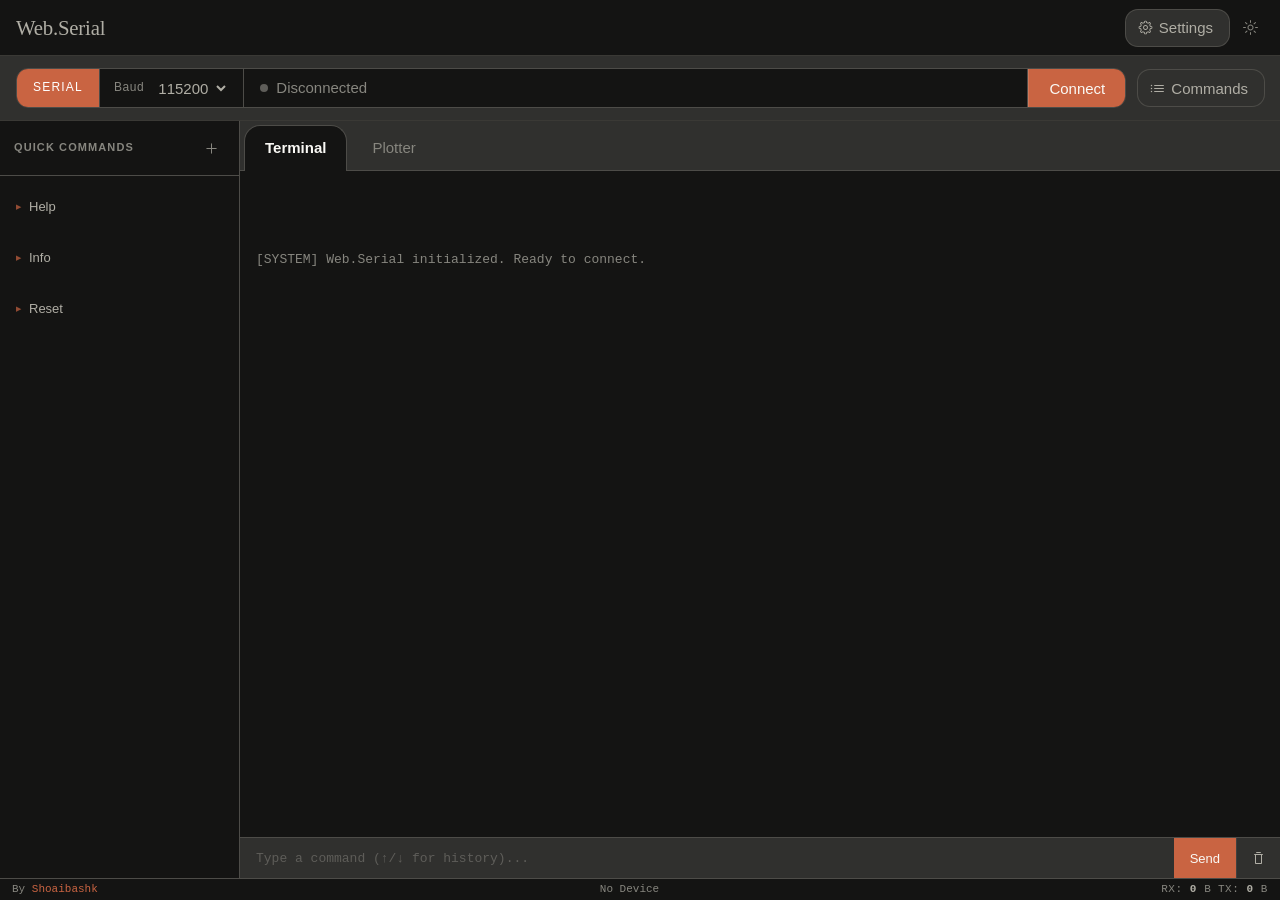
<file: index.html>
<!doctype html>
<html lang="en" data-theme="dark">
  <head>
    <meta charset="UTF-8" />
    <meta name="viewport" content="width=device-width, initial-scale=1.0" />
    <title>Web.Serial & Plotter - Free Browser Tool</title>
    <link rel="stylesheet" href="styles/themes.css" />
    <link rel="stylesheet" href="styles/main.css" />

    <link rel="canonical" href="https://shoaibashk.github.io/web.serial/" />

    <!-- PWA Manifest and Meta Tags -->
    <link rel="manifest" href="manifest.json" />
    <meta name="theme-color" content="#1a1a1a" />
    <meta
      name="description"
      content="Free browser-based Web.Serial and Serial Plotter. Connect to Arduino, ESP32, or any serial device directly from Chrome or Edge — no install, no drivers required."
    />
    <meta name="mobile-web-app-capable" content="yes" />
    <meta name="apple-mobile-web-app-capable" content="yes" />
    <meta
      name="apple-mobile-web-app-status-bar-style"
      content="black-translucent"
    />
    <meta name="apple-mobile-web-app-title" content="Serial Terminal" />

    <!-- Favicon Links -->
    <link rel="icon" type="image/x-icon" href="icons/favicon.ico" />
    <link
      rel="icon"
      type="image/png"
      sizes="16x16"
      href="icons/favicon-16x16.png"
    />
    <link
      rel="icon"
      type="image/png"
      sizes="32x32"
      href="icons/favicon-32x32.png"
    />
    <link rel="apple-touch-icon" href="icons/apple-touch-icon.png" />
    <link
      rel="icon"
      type="image/png"
      sizes="192x192"
      href="icons/android-chrome-192x192.png"
    />
    <link
      rel="icon"
      type="image/png"
      sizes="512x512"
      href="icons/android-chrome-512x512.png"
    />
  </head>
  <body>
    <div id="unsupported-banner" class="hidden">
      Sorry, your browser does not support the Web Serial API. Please use
      Chrome, Edge, or Opera on a desktop.
    </div>

    <div class="app-container">
      <!-- Header -->
      <header class="app-header">
        <div class="brand">
          <h1>
            <a href="https://github.com/Shoaibashk/web.serial" target="_blank"
              >Web.Serial</a
            >
          </h1>
          <!-- author credit moved to footer -->
        </div>
        <div class="header-actions">
          <!-- <button id="btn-install-pwa" title="Install App" class="hidden">
            ⬇️ Install
          </button> -->
          <button
            id="btn-settings-toggle"
            title="Toggle Settings"
            class="secondary"
          >
            <svg
              width="15"
              height="15"
              viewBox="0 0 15 15"
              fill="none"
              xmlns="http://www.w3.org/2000/svg"
            >
              <path
                d="M7.07095 0.650238C6.67391 0.650238 6.32977 0.925096 6.24198 1.31231L6.0039 2.36247C5.6249 2.47269 5.26335 2.62363 4.92436 2.81013L4.01335 2.23585C3.67748 2.02413 3.23978 2.07312 2.95903 2.35386L2.35294 2.95996C2.0722 3.2407 2.0232 3.6784 2.23493 4.01427L2.80942 4.92561C2.62307 5.2645 2.47227 5.62594 2.36216 6.00481L1.31209 6.24287C0.924883 6.33065 0.650024 6.6748 0.650024 7.07183V7.92897C0.650024 8.32601 0.924883 8.67015 1.31209 8.75794L2.36228 8.99603C2.47246 9.375 2.62335 9.73652 2.80979 10.0755L2.2354 10.9867C2.02367 11.3225 2.07267 11.7602 2.35341 12.041L2.95951 12.6471C3.24025 12.9278 3.67795 12.9768 4.01382 12.7651L4.92506 12.1907C5.26384 12.377 5.62516 12.5278 6.0039 12.6379L6.24198 13.6881C6.32977 14.0753 6.67391 14.3502 7.07095 14.3502H7.92809C8.32512 14.3502 8.66927 14.0753 8.75705 13.6881L8.99505 12.6383C9.37411 12.5282 9.73573 12.3773 10.0748 12.1909L10.986 12.7653C11.3218 12.977 11.7595 12.928 12.0403 12.6473L12.6464 12.0412C12.9271 11.7604 12.9761 11.3227 12.7644 10.9869L12.1902 10.076C12.3768 9.73688 12.5278 9.37515 12.638 8.99596L13.6879 8.75794C14.0751 8.67015 14.35 8.32601 14.35 7.92897V7.07183C14.35 6.6748 14.0751 6.33065 13.6879 6.24287L12.6381 6.00488C12.528 5.62578 12.3771 5.26414 12.1906 4.92507L12.7648 4.01407C12.9766 3.6782 12.9276 3.2405 12.6468 2.95975L12.0407 2.35366C11.76 2.07292 11.3223 2.02392 10.9864 2.23565L10.0755 2.80989C9.73622 2.62328 9.37437 2.47229 8.99505 2.36209L8.75705 1.31231C8.66927 0.925096 8.32512 0.650238 7.92809 0.650238H7.07095ZM4.92053 3.81251C5.44724 3.44339 6.05665 3.18424 6.71543 3.06839L7.07095 1.50024H7.92809L8.28355 3.06816C8.94267 3.18387 9.5524 3.44302 10.0794 3.81224L11.4397 2.9547L12.0458 3.56079L11.1882 4.92117C11.5573 5.44798 11.8164 6.0575 11.9321 6.71638L13.5 7.07183V7.92897L11.932 8.28444C11.8162 8.94342 11.557 9.55301 11.1878 10.0798L12.0453 11.4402L11.4392 12.0462L10.0787 11.1886C9.55192 11.5576 8.94241 11.8166 8.28355 11.9323L7.92809 13.5002H7.07095L6.71543 11.932C6.0569 11.8162 5.44772 11.5572 4.92116 11.1883L3.56055 12.046L2.95445 11.4399L3.81213 10.0794C3.4431 9.55266 3.18403 8.94326 3.06825 8.2845L1.50002 7.92897V7.07183L3.06818 6.71632C3.18388 6.05765 3.44283 5.44833 3.81171 4.92165L2.95398 3.561L3.56008 2.95491L4.92053 3.81251ZM9.02496 7.50008C9.02496 8.34226 8.34223 9.02499 7.50005 9.02499C6.65786 9.02499 5.97513 8.34226 5.97513 7.50008C5.97513 6.65789 6.65786 5.97516 7.50005 5.97516C8.34223 5.97516 9.02496 6.65789 9.02496 7.50008ZM9.92496 7.50008C9.92496 8.83932 8.83929 9.92499 7.50005 9.92499C6.1608 9.92499 5.07513 8.83932 5.07513 7.50008C5.07513 6.16084 6.1608 5.07516 7.50005 5.07516C8.83929 5.07516 9.92496 6.16084 9.92496 7.50008Z"
                fill="currentColor"
                fill-rule="evenodd"
                clip-rule="evenodd"
              ></path>
            </svg>
            <span>Settings</span>
          </button>
          <button
            id="btn-theme-toggle"
            class="icon-button theme-toggle"
            title="Toggle light/dark theme"
          >
            <svg
              width="15"
              height="15"
              viewBox="0 0 15 15"
              fill="none"
              xmlns="http://www.w3.org/2000/svg"
              class="theme-icon sun-icon"
            >
              <path
                d="M7.5 0C7.77614 0 8 0.223858 8 0.5V2.5C8 2.77614 7.77614 3 7.5 3C7.22386 3 7 2.77614 7 2.5V0.5C7 0.223858 7.22386 0 7.5 0ZM2.1967 2.1967C2.39196 2.00144 2.70854 2.00144 2.90381 2.1967L4.31802 3.61091C4.51328 3.80617 4.51328 4.12276 4.31802 4.31802C4.12276 4.51328 3.80617 4.51328 3.61091 4.31802L2.1967 2.90381C2.00144 2.70854 2.00144 2.39196 2.1967 2.1967ZM0.5 7C0.223858 7 0 7.22386 0 7.5C0 7.77614 0.223858 8 0.5 8H2.5C2.77614 8 3 7.77614 3 7.5C3 7.22386 2.77614 7 2.5 7H0.5ZM2.1967 12.8033C2.00144 12.608 2.00144 12.2915 2.1967 12.0962L3.61091 10.682C3.80617 10.4867 4.12276 10.4867 4.31802 10.682C4.51328 10.8772 4.51328 11.1938 4.31802 11.3891L2.90381 12.8033C2.70854 12.9986 2.39196 12.9986 2.1967 12.8033ZM12.5 7C12.2239 7 12 7.22386 12 7.5C12 7.77614 12.2239 8 12.5 8H14.5C14.7761 8 15 7.77614 15 7.5C15 7.22386 14.7761 7 14.5 7H12.5ZM10.682 4.31802C10.4867 4.12276 10.4867 3.80617 10.682 3.61091L12.0962 2.1967C12.2915 2.00144 12.608 2.00144 12.8033 2.1967C12.9986 2.39196 12.9986 2.70854 12.8033 2.90381L11.3891 4.31802C11.1938 4.51328 10.8772 4.51328 10.682 4.31802ZM8 12.5C8 12.2239 7.77614 12 7.5 12C7.22386 12 7 12.2239 7 12.5V14.5C7 14.7761 7.22386 15 7.5 15C7.77614 15 8 14.7761 8 14.5V12.5ZM10.682 10.682C10.8772 10.4867 11.1938 10.4867 11.3891 10.682L12.8033 12.0962C12.9986 12.2915 12.9986 12.608 12.8033 12.8033C12.608 12.9986 12.2915 12.9986 12.0962 12.8033L10.682 11.3891C10.4867 11.1938 10.4867 10.8772 10.682 10.682ZM5.5 7.5C5.5 6.39543 6.39543 5.5 7.5 5.5C8.60457 5.5 9.5 6.39543 9.5 7.5C9.5 8.60457 8.60457 9.5 7.5 9.5C6.39543 9.5 5.5 8.60457 5.5 7.5ZM7.5 4.5C5.84315 4.5 4.5 5.84315 4.5 7.5C4.5 9.15685 5.84315 10.5 7.5 10.5C9.15685 10.5 10.5 9.15685 10.5 7.5C10.5 5.84315 9.15685 4.5 7.5 4.5Z"
                fill="currentColor"
                fill-rule="evenodd"
                clip-rule="evenodd"
              ></path>
            </svg>
            <svg
              width="15"
              height="15"
              viewBox="0 0 15 15"
              fill="none"
              xmlns="http://www.w3.org/2000/svg"
              class="theme-icon moon-icon hidden"
            >
              <path
                d="M2.89998 0.499976C2.89998 0.279062 2.72089 0.0999756 2.49998 0.0999756C2.27906 0.0999756 2.09998 0.279062 2.09998 0.499976V1.09998H1.49998C1.27906 1.09998 1.09998 1.27906 1.09998 1.49998C1.09998 1.72089 1.27906 1.89998 1.49998 1.89998H2.09998V2.49998C2.09998 2.72089 2.27906 2.89998 2.49998 2.89998C2.72089 2.89998 2.89998 2.72089 2.89998 2.49998V1.89998H3.49998C3.72089 1.89998 3.89998 1.72089 3.89998 1.49998C3.89998 1.27906 3.72089 1.09998 3.49998 1.09998H2.89998V0.499976ZM5.89998 3.49998C5.89998 3.27906 5.72089 3.09998 5.49998 3.09998C5.27906 3.09998 5.09998 3.27906 5.09998 3.49998V4.09998H4.49998C4.27906 4.09998 4.09998 4.27906 4.09998 4.49998C4.09998 4.72089 4.27906 4.89998 4.49998 4.89998H5.09998V5.49998C5.09998 5.72089 5.27906 5.89998 5.49998 5.89998C5.72089 5.89998 5.89998 5.72089 5.89998 5.49998V4.89998H6.49998C6.72089 4.89998 6.89998 4.72089 6.89998 4.49998C6.89998 4.27906 6.72089 4.09998 6.49998 4.09998H5.89998V3.49998ZM1.89998 6.49998C1.89998 6.27906 1.72089 6.09998 1.49998 6.09998C1.27906 6.09998 1.09998 6.27906 1.09998 6.49998V7.09998H0.499976C0.279062 7.09998 0.0999756 7.27906 0.0999756 7.49998C0.0999756 7.72089 0.279062 7.89998 0.499976 7.89998H1.09998V8.49998C1.09998 8.72089 1.27906 8.89997 1.49998 8.89997C1.72089 8.89997 1.89998 8.72089 1.89998 8.49998V7.89998H2.49998C2.72089 7.89998 2.89998 7.72089 2.89998 7.49998C2.89998 7.27906 2.72089 7.09998 2.49998 7.09998H1.89998V6.49998ZM8.54406 0.98184L8.24618 0.941586C8.03275 0.917676 7.90692 1.1655 8.02936 1.34194C8.17013 1.54479 8.29981 1.75592 8.41754 1.97445C8.91878 2.90485 9.20322 3.96932 9.20322 5.10022C9.20322 8.37201 6.82247 11.0878 3.69887 11.6097C3.45736 11.65 3.20988 11.6772 2.96008 11.6906C2.74563 11.702 2.62729 11.9535 2.77721 12.1072C2.84551 12.1773 2.91535 12.2458 2.98667 12.3128L3.05883 12.3795L3.31883 12.6045L3.50684 12.7532L3.62796 12.8433L3.81491 12.9742L3.99079 13.089C4.11175 13.1651 4.23536 13.2375 4.36157 13.3059L4.62496 13.4412L4.88553 13.5607L5.18837 13.6828L5.43169 13.7686C5.56564 13.8128 5.70149 13.8529 5.83857 13.8885C5.94262 13.9155 6.04767 13.9401 6.15405 13.9622C6.27993 13.9883 6.40713 14.0109 6.53544 14.0298L6.85241 14.0685L7.11934 14.0892C7.24637 14.0965 7.37436 14.1002 7.50322 14.1002C11.1483 14.1002 14.1032 11.1453 14.1032 7.50023C14.1032 7.25044 14.0893 7.00389 14.0623 6.76131L14.0255 6.48407C13.991 6.26083 13.9453 6.04129 13.8891 5.82642C13.8213 5.56709 13.7382 5.31398 13.6409 5.06881L13.5279 4.80132L13.4507 4.63542L13.3766 4.48666C13.2178 4.17773 13.0353 3.88295 12.8312 3.60423L12.6782 3.40352L12.4793 3.16432L12.3157 2.98361L12.1961 2.85951L12.0355 2.70246L11.8134 2.50184L11.4925 2.24191L11.2483 2.06498L10.9562 1.87446L10.6346 1.68894L10.3073 1.52378L10.1938 1.47176L9.95488 1.3706L9.67791 1.2669L9.42566 1.1846L9.10075 1.09489L8.83599 1.03486L8.54406 0.98184ZM10.4032 5.30023C10.4032 4.27588 10.2002 3.29829 9.83244 2.40604C11.7623 3.28995 13.1032 5.23862 13.1032 7.50023C13.1032 10.593 10.596 13.1002 7.50322 13.1002C6.63646 13.1002 5.81597 12.9036 5.08355 12.5522C6.5419 12.0941 7.81081 11.2082 8.74322 10.0416C8.87963 10.2284 9.10028 10.3497 9.34928 10.3497C9.76349 10.3497 10.0993 10.0139 10.0993 9.59971C10.0993 9.24256 9.84965 8.94373 9.51535 8.86816C9.57741 8.75165 9.63653 8.63334 9.6926 8.51332C9.88358 8.63163 10.1088 8.69993 10.35 8.69993C11.0403 8.69993 11.6 8.14028 11.6 7.44993C11.6 6.75976 11.0406 6.20024 10.3505 6.19993C10.3853 5.90487 10.4032 5.60464 10.4032 5.30023Z"
                fill="currentColor"
                fill-rule="evenodd"
                clip-rule="evenodd"
              ></path>
            </svg>
          </button>
        </div>
      </header>

      <!-- Connection Bar (Request Bar) -->
      <section class="connection-bar">
        <div class="request-url-bar">
          <span class="method-badge">SERIAL</span>
          <div class="baud-group">
            <span class="baud-label">Baud</span>
            <select id="baud-rate">
              <option value="9600">9600</option>
              <option value="19200">19200</option>
              <option value="38400">38400</option>
              <option value="57600">57600</option>
              <option value="115200" selected>115200</option>
            </select>
          </div>
          <div class="connection-status-inline">
            <span id="status-indicator" class="status-dot offline"></span>
            <span id="status-text">Disconnected</span>
          </div>
          <div class="request-actions">
            <button id="btn-disconnect" class="danger hidden">
              Disconnect
            </button>
            <button id="btn-connect" class="primary send-btn">Connect</button>
          </div>
        </div>
        <div class="navbar-secondary">
          <button
            id="btn-commands-toggle"
            class="secondary"
            title="Toggle Quick Commands"
          >
            <svg
              width="15"
              height="15"
              viewBox="0 0 15 15"
              fill="none"
              xmlns="http://www.w3.org/2000/svg"
            >
              <path
                d="M1.5 5.25C1.91421 5.25 2.25 4.91421 2.25 4.5C2.25 4.08579 1.91421 3.75 1.5 3.75C1.08579 3.75 0.75 4.08579 0.75 4.5C0.75 4.91421 1.08579 5.25 1.5 5.25ZM4 4.5C4 4.22386 4.22386 4 4.5 4H13.5C13.7761 4 14 4.22386 14 4.5C14 4.77614 13.7761 5 13.5 5H4.5C4.22386 5 4 4.77614 4 4.5ZM4.5 7C4.22386 7 4 7.22386 4 7.5C4 7.77614 4.22386 8 4.5 8H13.5C13.7761 8 14 7.77614 14 7.5C14 7.22386 13.7761 7 13.5 7H4.5ZM4.5 10C4.22386 10 4 10.2239 4 10.5C4 10.7761 4.22386 11 4.5 11H13.5C13.7761 11 14 10.7761 14 10.5C14 10.2239 13.7761 10 13.5 10H4.5ZM2.25 7.5C2.25 7.91421 1.91421 8.25 1.5 8.25C1.08579 8.25 0.75 7.91421 0.75 7.5C0.75 7.08579 1.08579 6.75 1.5 6.75C1.91421 6.75 2.25 7.08579 2.25 7.5ZM1.5 11.25C1.91421 11.25 2.25 10.9142 2.25 10.5C2.25 10.0858 1.91421 9.75 1.5 9.75C1.08579 9.75 0.75 10.0858 0.75 10.5C0.75 10.9142 1.08579 11.25 1.5 11.25Z"
                fill="currentColor"
                fill-rule="evenodd"
                clip-rule="evenodd"
              ></path>
            </svg>
            <span>Commands</span>
          </button>
        </div>
      </section>

      <!-- Main Body -->
      <div class="app-body">
        <!-- Left Command Panel (Hidden by default or togglable) -->
        <aside id="panel-commands" class="side-panel">
          <div class="panel-header">
            <h3>Quick Commands</h3>
            <button
              id="btn-add-command"
              class="icon-button"
              title="Add Command"
            >
              <svg
                width="15"
                height="15"
                viewBox="0 0 15 15"
                fill="none"
                xmlns="http://www.w3.org/2000/svg"
              >
                <path
                  d="M8 2.75C8 2.47386 7.77614 2.25 7.5 2.25C7.22386 2.25 7 2.47386 7 2.75V7H2.75C2.47386 7 2.25 7.22386 2.25 7.5C2.25 7.77614 2.47386 8 2.75 8H7V12.25C7 12.5261 7.22386 12.75 7.5 12.75C7.77614 12.75 8 12.5261 8 12.25V8H12.25C12.5261 8 12.75 7.77614 12.75 7.5C12.75 7.22386 12.5261 7 12.25 7H8V2.75Z"
                  fill="currentColor"
                  fill-rule="evenodd"
                  clip-rule="evenodd"
                ></path>
              </svg>
            </button>
          </div>
          <div id="commands-list" class="commands-list">
            <!-- Commands inserted here via JS -->
          </div>
        </aside>

        <!-- Terminal Area -->
        <main class="terminal-area">
          <div class="view-tabs" role="tablist" aria-label="Output Views">
            <button
              id="tab-terminal"
              class="view-tab active"
              role="tab"
              aria-selected="true"
            >
              Terminal
            </button>
            <button
              id="tab-plotter"
              class="view-tab"
              role="tab"
              aria-selected="false"
            >
              Plotter
            </button>
          </div>

          <div id="terminal-view" class="output-view">
            <!-- <div class="response-meta"> -->
            <!-- </div> -->
            <div id="terminal-output" class="terminal-output">
              <div class="terminal-content"></div>
            </div>

            <!-- Modern Mode Input -->
            <div id="modern-input-area" class="input-area modern-only">
              <input
                type="text"
                id="terminal-input"
                placeholder="Type a command (↑/↓ for history)..."
                autocomplete="off"
                spellcheck="false"
              />
              <button id="btn-send" class="primary">Send</button>
              <button id="btn-clear" class="secondary" title="Clear Terminal">
                <svg
                  width="15"
                  height="15"
                  viewBox="0 0 15 15"
                  fill="none"
                  xmlns="http://www.w3.org/2000/svg"
                >
                  <path
                    d="M5.5 1C5.22386 1 5 1.22386 5 1.5C5 1.77614 5.22386 2 5.5 2H9.5C9.77614 2 10 1.77614 10 1.5C10 1.22386 9.77614 1 9.5 1H5.5ZM3 3.5C3 3.22386 3.22386 3 3.5 3H5H10H11.5C11.7761 3 12 3.22386 12 3.5C12 3.77614 11.7761 4 11.5 4H11V12C11 12.5523 10.5523 13 10 13H5C4.44772 13 4 12.5523 4 12V4L3.5 4C3.22386 4 3 3.77614 3 3.5ZM5 4H10V12H5V4Z"
                    fill="currentColor"
                    fill-rule="evenodd"
                    clip-rule="evenodd"
                  ></path>
                </svg>
              </button>
            </div>
          </div>

          <div id="plotter-view" class="output-view hidden">
            <div class="plotter-toolbar">
              <div id="plotter-legend" class="plotter-legend"></div>
              <span id="plotter-live-badge" class="plotter-live-badge live"
                >LIVE</span
              >
              <label class="toggle-label" for="plotter-interpolate">
                Interpolate
                <span class="toggle-switch">
                  <input type="checkbox" id="plotter-interpolate" />
                  <span class="toggle-slider"></span>
                </span>
              </label>
              <button id="btn-plotter-run" class="plotter-run-btn">RUN</button>
              <button
                id="btn-plotter-clear"
                class="icon-button plotter-clear-btn"
                title="Clear plotter data"
              >
                <svg
                  width="15"
                  height="15"
                  viewBox="0 0 15 15"
                  fill="none"
                  xmlns="http://www.w3.org/2000/svg"
                >
                  <path
                    d="M4.85355 2.14645C5.04882 2.34171 5.04882 2.65829 4.85355 2.85355L3.70711 4H9C11.4853 4 13.5 6.01472 13.5 8.5C13.5 10.9853 11.4853 13 9 13H5C4.72386 13 4.5 12.7761 4.5 12.5C4.5 12.2239 4.72386 12 5 12H9C10.933 12 12.5 10.433 12.5 8.5C12.5 6.567 10.933 5 9 5H3.70711L4.85355 6.14645C5.04882 6.34171 5.04882 6.65829 4.85355 6.85355C4.65829 7.04882 4.34171 7.04882 4.14645 6.85355L2.14645 4.85355C1.95118 4.65829 1.95118 4.34171 2.14645 4.14645L4.14645 2.14645C4.34171 1.95118 4.65829 1.95118 4.85355 2.14645Z"
                    fill="currentColor"
                    fill-rule="evenodd"
                    clip-rule="evenodd"
                  ></path>
                </svg>
              </button>
              <button
                id="btn-plotter-reset"
                class="icon-button plotter-reset-btn"
                title="Reset view (double-click canvas)"
              >
                <svg
                  width="15"
                  height="15"
                  viewBox="0 0 15 15"
                  fill="none"
                  xmlns="http://www.w3.org/2000/svg"
                >
                  <path
                    d="M9.94969 7.49989C9.94969 8.85288 8.85288 9.94969 7.49989 9.94969C6.14691 9.94969 5.0501 8.85288 5.0501 7.49989C5.0501 6.14691 6.14691 5.0501 7.49989 5.0501C8.85288 5.0501 9.94969 6.14691 9.94969 7.49989ZM10.8632 8C10.6213 9.64055 9.20764 10.8997 7.49989 10.8997C5.79214 10.8997 4.37847 9.64055 4.13662 8H0.5C0.223858 8 0 7.77614 0 7.5C0 7.22386 0.223858 7 0.5 7H4.13659C4.37835 5.35935 5.79206 4.1001 7.49989 4.1001C9.20772 4.1001 10.6214 5.35935 10.8632 7H14.5C14.7761 7 15 7.22386 15 7.5C15 7.77614 14.7761 8 14.5 8H10.8632Z"
                    fill="currentColor"
                    fill-rule="evenodd"
                    clip-rule="evenodd"
                  ></path>
                </svg>
              </button>
            </div>
            <div class="plotter-canvas-wrap">
              <canvas id="plotter-canvas"></canvas>
            </div>
          </div>
        </main>

        <!-- Right Settings Panel -->
        <aside id="panel-settings" class="side-panel hidden">
          <div class="secondary panel-header">
            <h3>Settings</h3>
            <button id="btn-close-settings" class="icon-button">X</button>
          </div>

          <div class="settings-form">
            <h4>Serial Configuration</h4>
            <div class="form-group">
              <label for="data-bits">Data Bits</label>
              <select id="data-bits">
                <option value="7">7</option>
                <option value="8" selected>8</option>
              </select>
            </div>
            <div class="form-group">
              <label for="stop-bits">Stop Bits</label>
              <select id="stop-bits">
                <option value="1" selected>1</option>
                <option value="2">2</option>
              </select>
            </div>
            <div class="form-group">
              <label for="parity">Parity</label>
              <select id="parity">
                <option value="none" selected>None</option>
                <option value="even">Even</option>
                <option value="odd">Odd</option>
              </select>
            </div>
            <div class="form-group">
              <label for="flow-control">Flow Control</label>
              <select id="flow-control">
                <option value="none" selected>None</option>
                <option value="hardware">Hardware</option>
              </select>
            </div>

            <h4>Terminal Behavior</h4>
            <div class="form-group">
              <label for="terminal-mode">Mode</label>
              <select id="terminal-mode">
                <option value="modern" selected>Modern</option>
                <option value="traditional">Traditional</option>
              </select>
            </div>
            <div class="form-group">
              <label for="line-ending">Line Ending (TX)</label>
              <select id="line-ending">
                <option value="\n">LF (\n)</option>
                <option value="\r\n" selected>CR+LF (\r\n)</option>
                <option value="\r">CR (\r)</option>
                <option value="">None</option>
              </select>
            </div>
            <div class="form-checkbox">
              <input type="checkbox" id="local-echo" checked />
              <label for="local-echo">Local Echo</label>
            </div>
            <div class="form-checkbox">
              <input type="checkbox" id="show-timestamp" />
              <label for="show-timestamp">Show Timestamps</label>
            </div>

            <div class="control-actions">
              <button id="btn-send-ctrl-c" class="secondary">
                Send Ctrl+C
              </button>
              <button id="btn-send-ctrl-z" class="secondary">
                Send Ctrl+Z
              </button>
            </div>
          </div>
        </aside>
      </div>

      <!-- Status Bar -->
      <footer class="app-footer">
        <span
          >By
          <a
            href="https://github.com/shoaibashk"
            target="_blank"
            style="text-decoration: none; color: var(--accent-primary)"
            >Shoaibashk</a
          ></span
        >
        <span id="footer-port-info" class="footer-port-info">No Device</span>
        <div class="footer-stats">
          <span class="stat-item"
            >RX: <span id="footer-rx-bytes">0</span> B</span
          >
          <span class="stat-item"
            >TX: <span id="footer-tx-bytes">0</span> B</span
          >
        </div>
      </footer>
    </div>

    <!-- Scripts -->
    <script src="js/config.js"></script>
    <script src="js/serial-manager.js"></script>
    <script src="js/terminal-renderer.js"></script>
    <script src="js/input-handler.js"></script>
    <script src="js/plotter.js"></script>
    <script src="js/app.js"></script>

    <!-- Service Worker Registration -->
    <script>
      if ("serviceWorker" in navigator) {
        window.addEventListener("load", () => {
          navigator.serviceWorker
            .register("service-worker.js")
            .then((registration) => {
              console.log(
                "[PWA] Service Worker registered successfully:",
                registration,
              );
            })
            .catch((error) => {
              console.warn("[PWA] Service Worker registration failed:", error);
            });
        });
      }
    </script>
  </body>
</html>
</file>
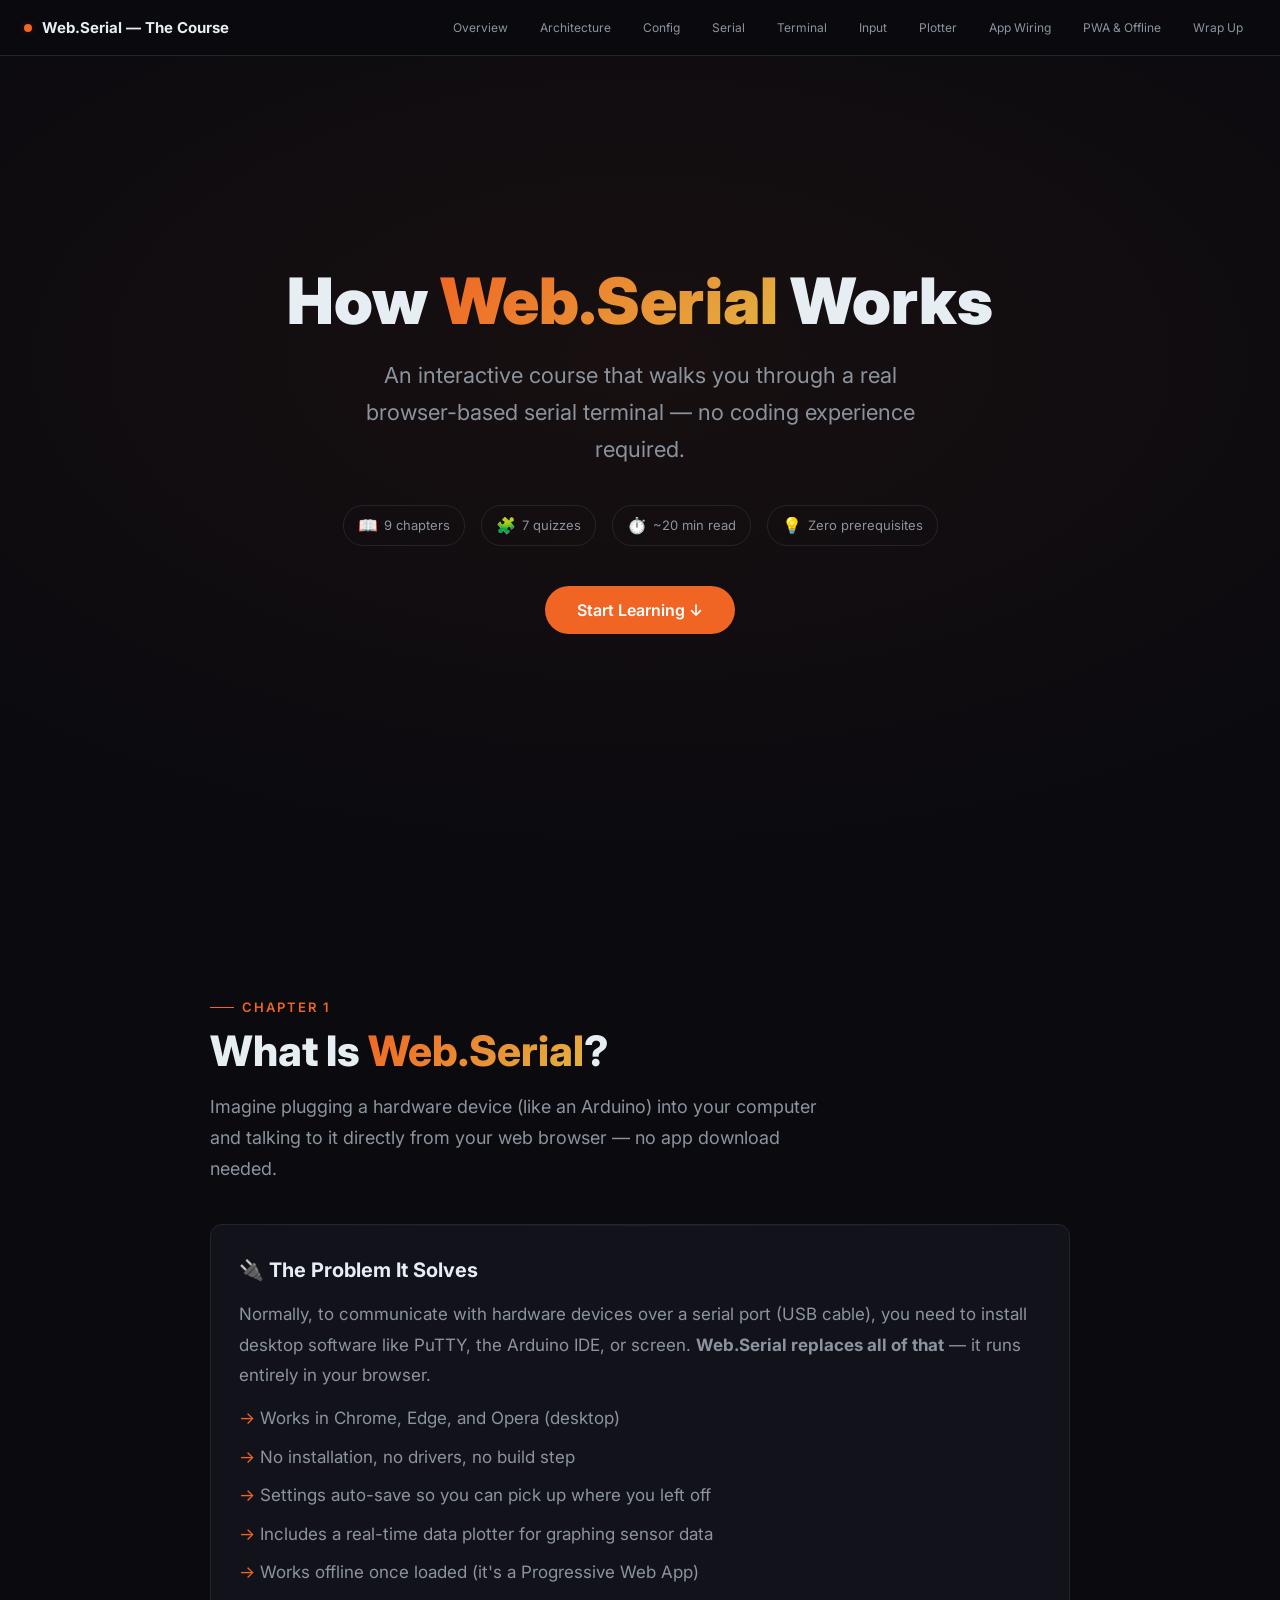
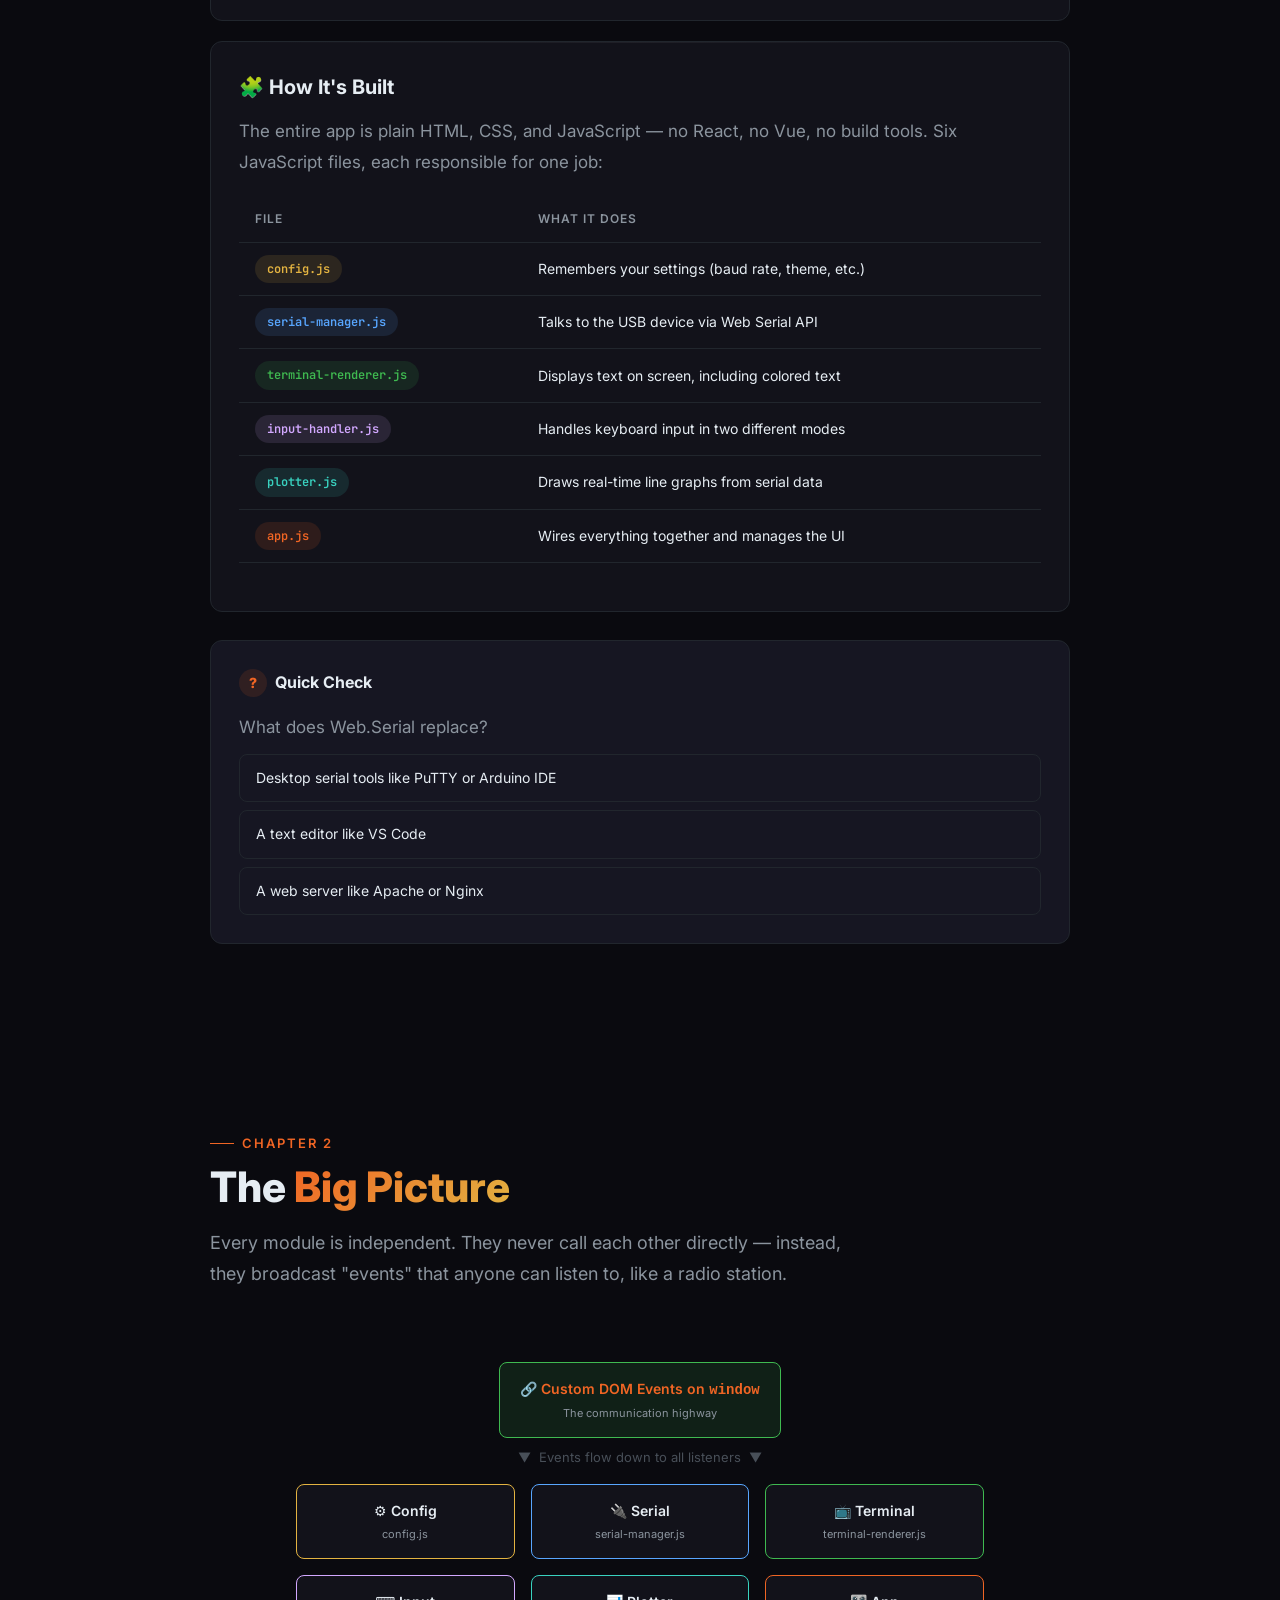
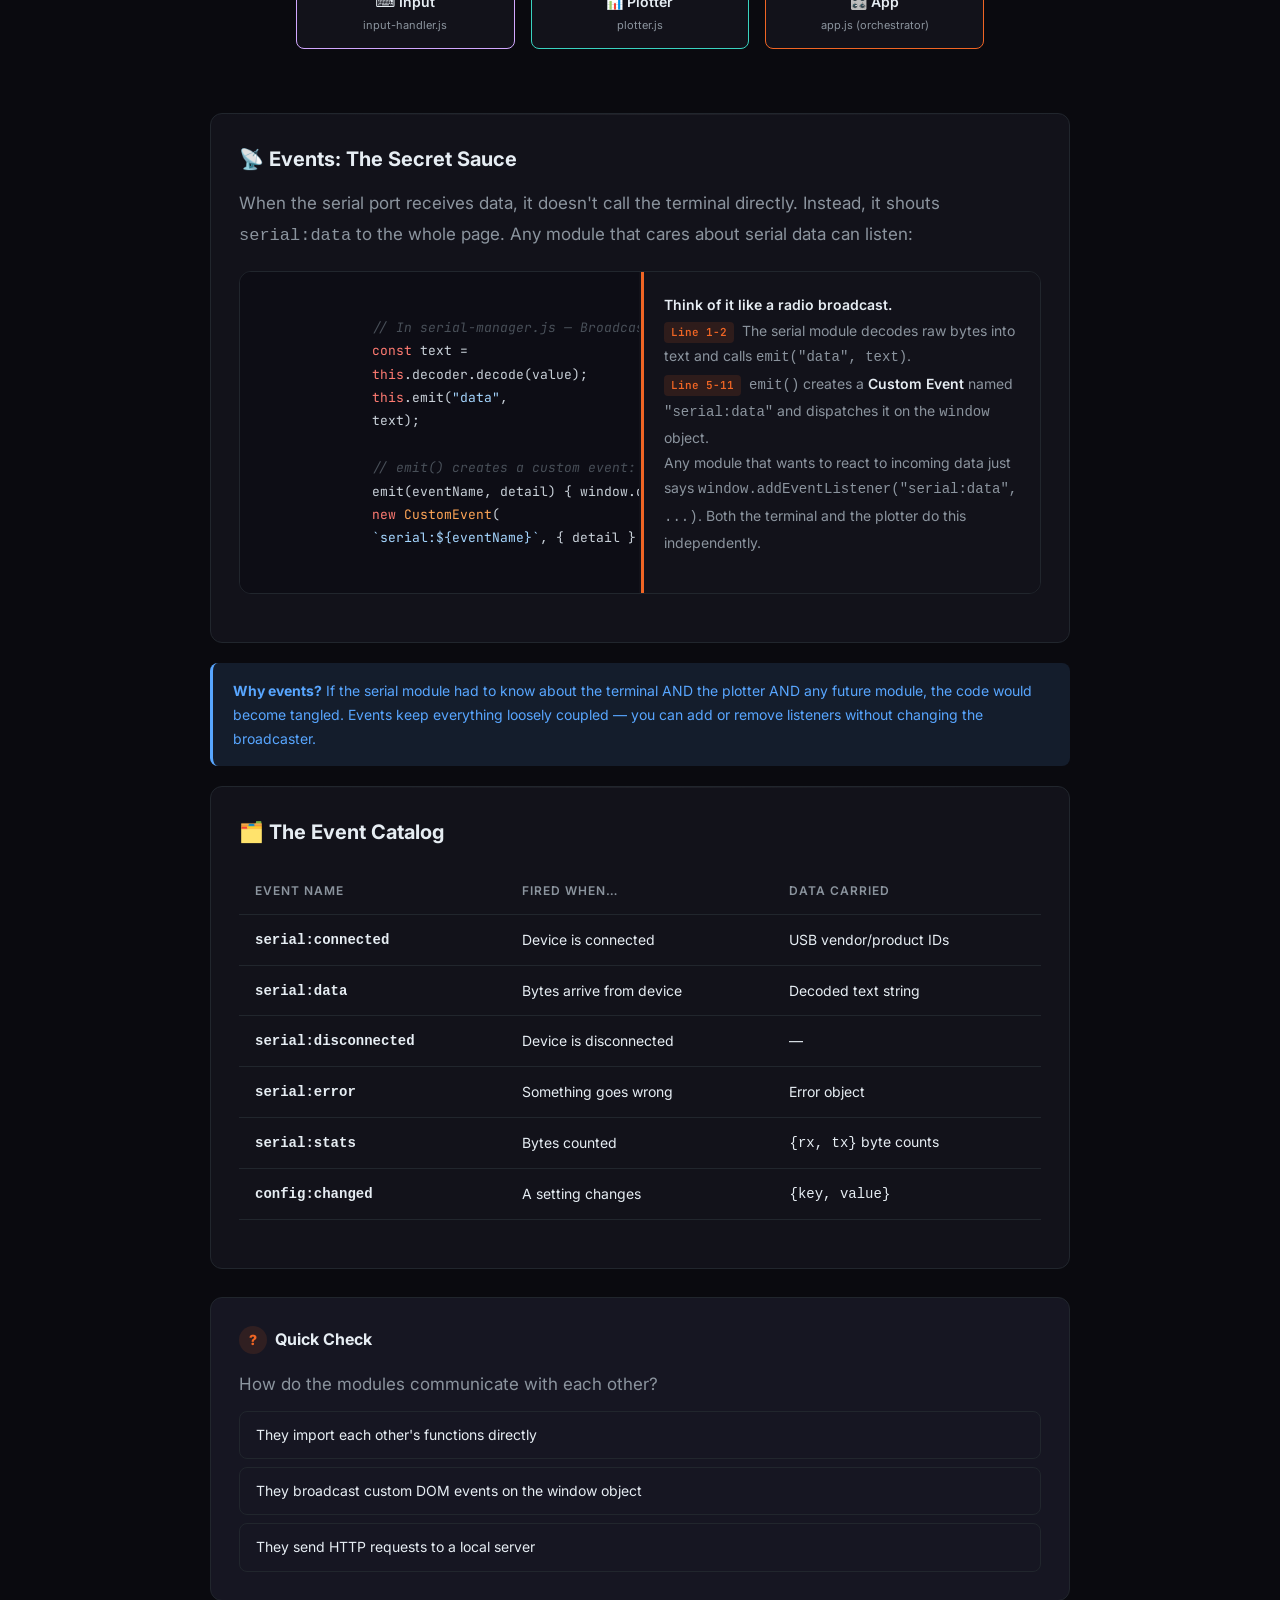
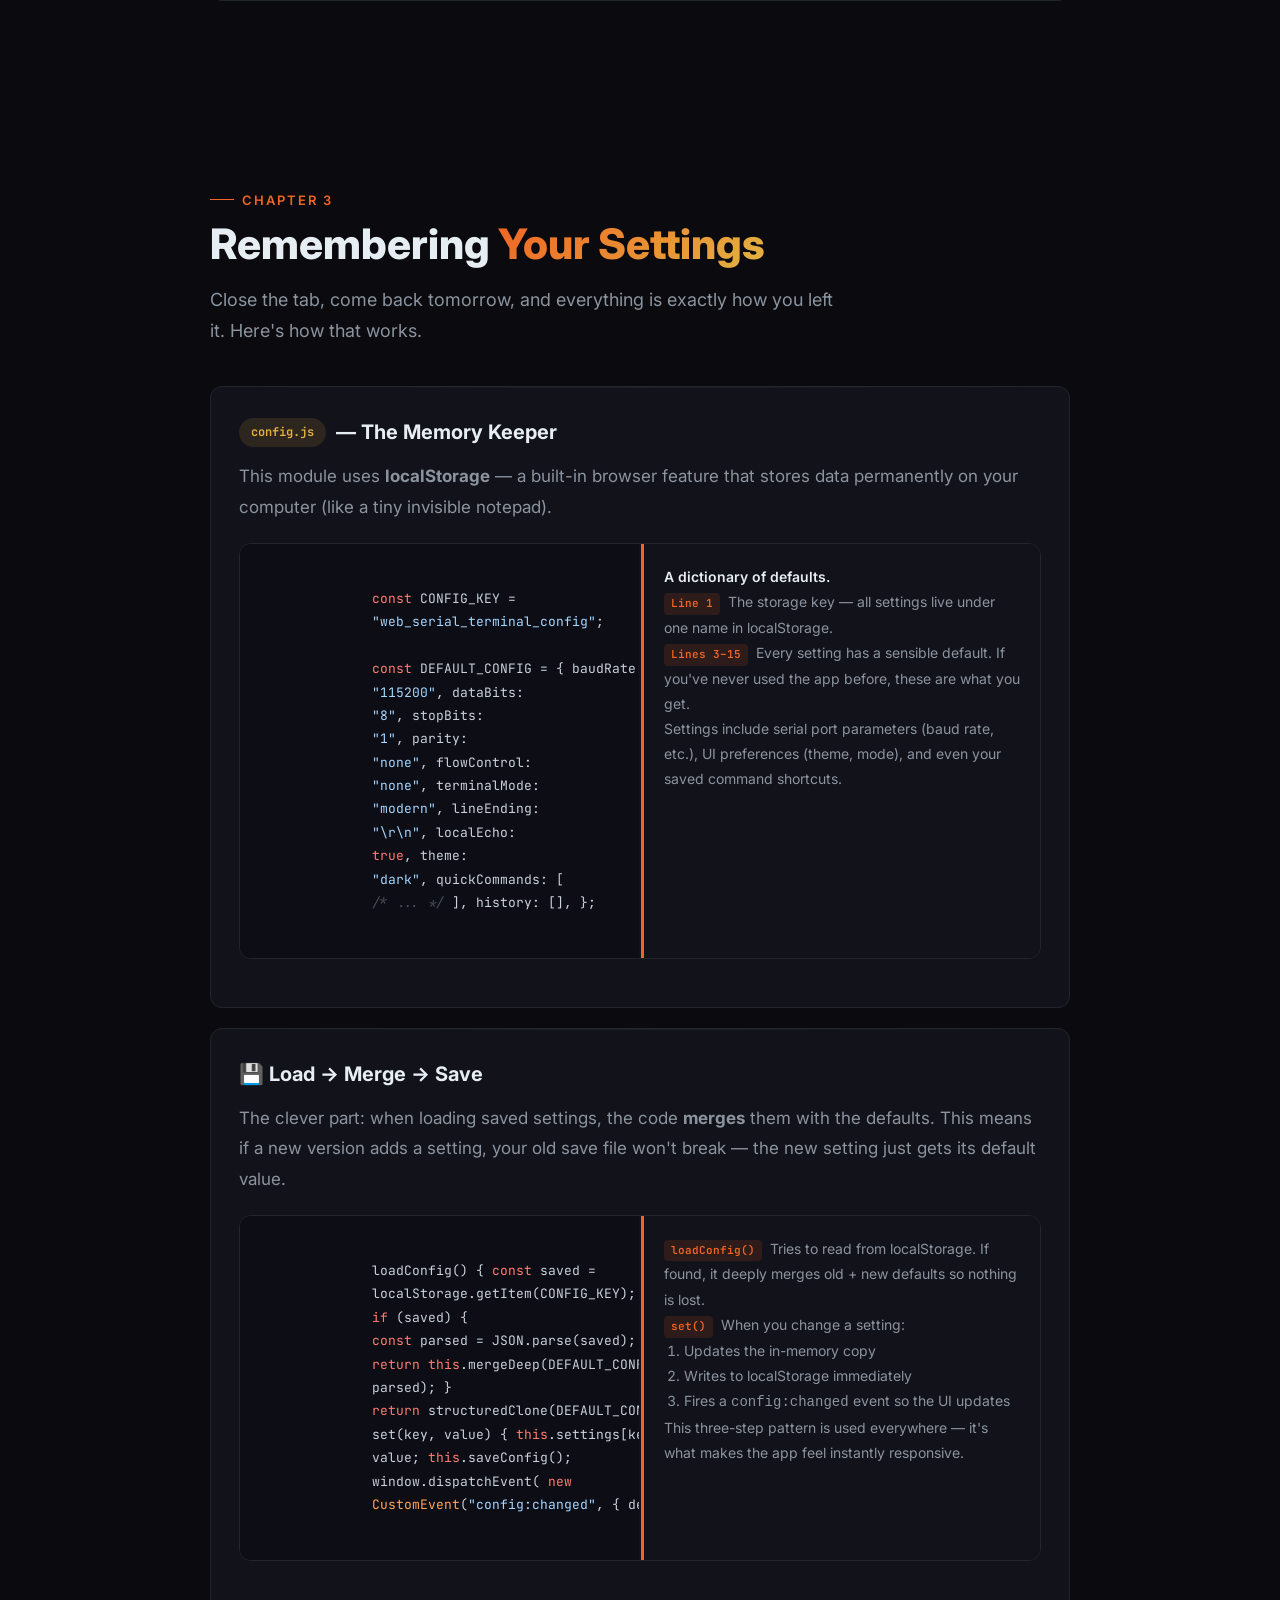
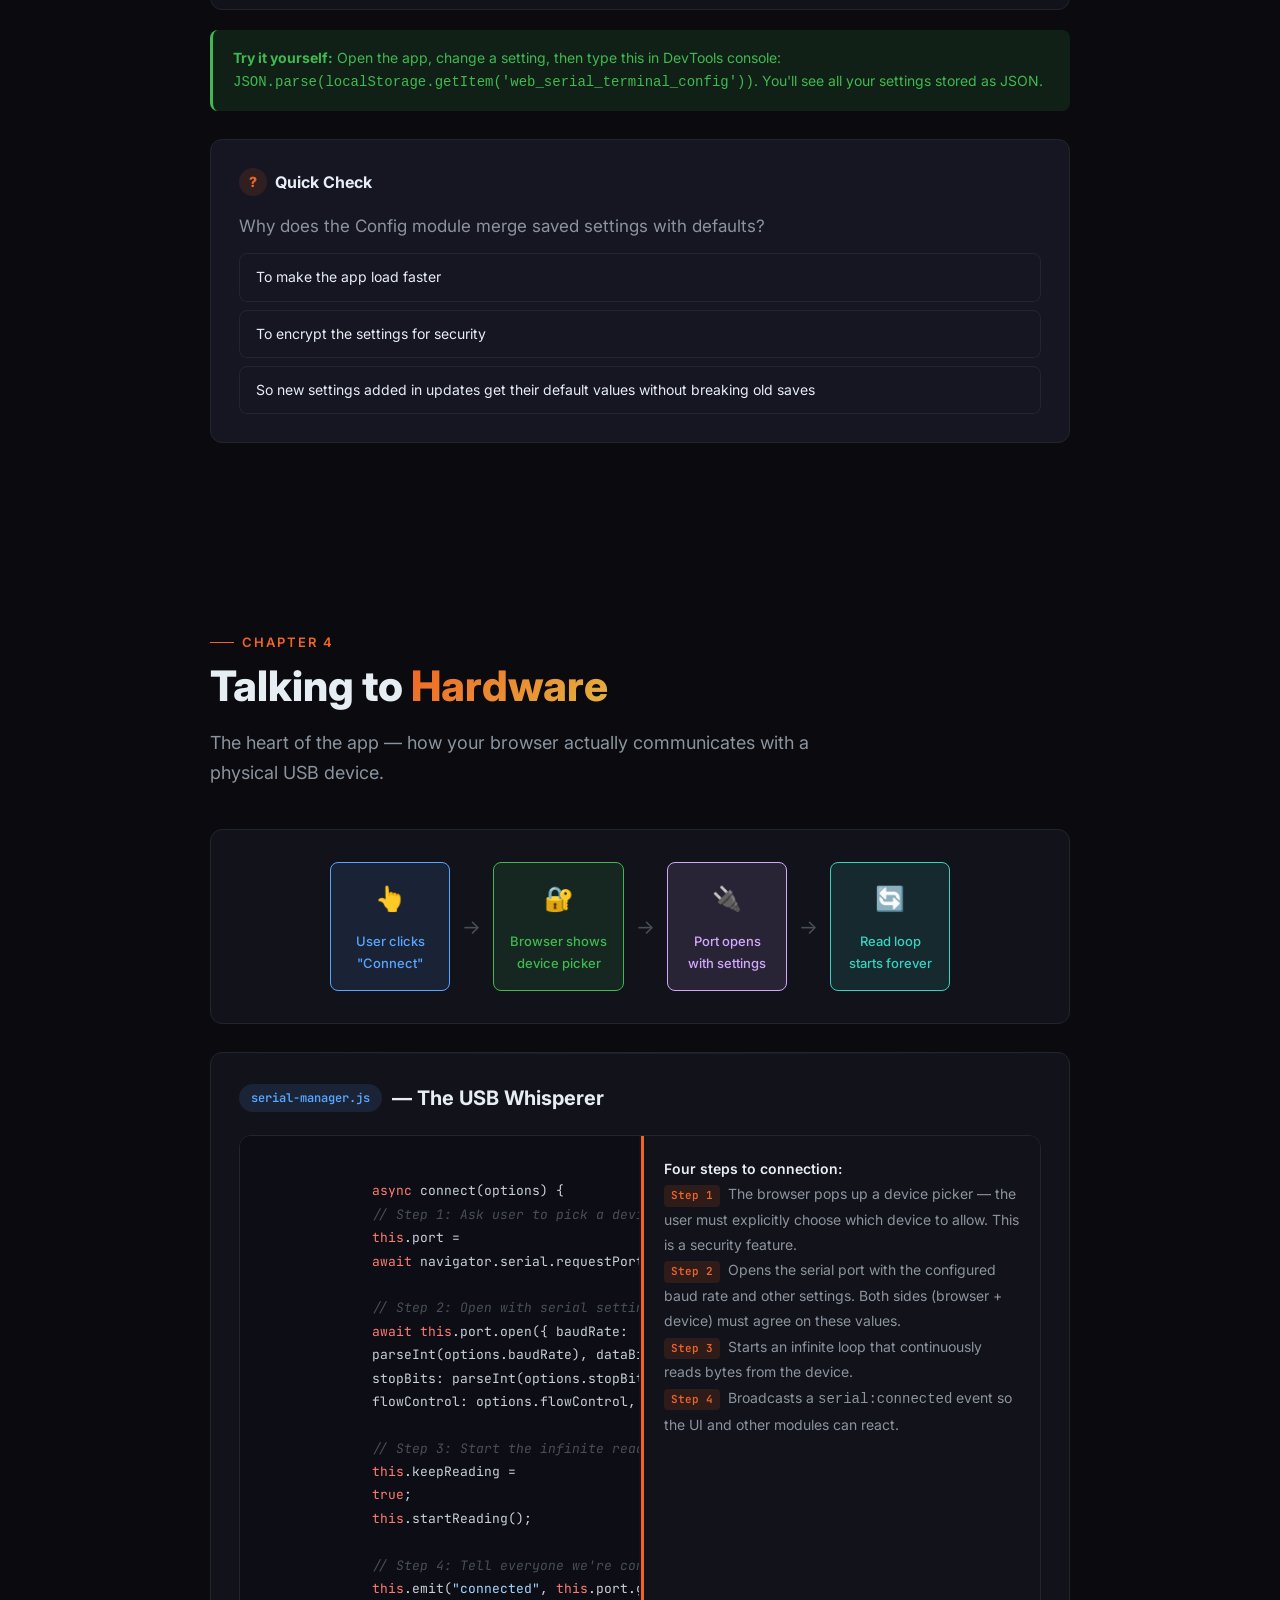
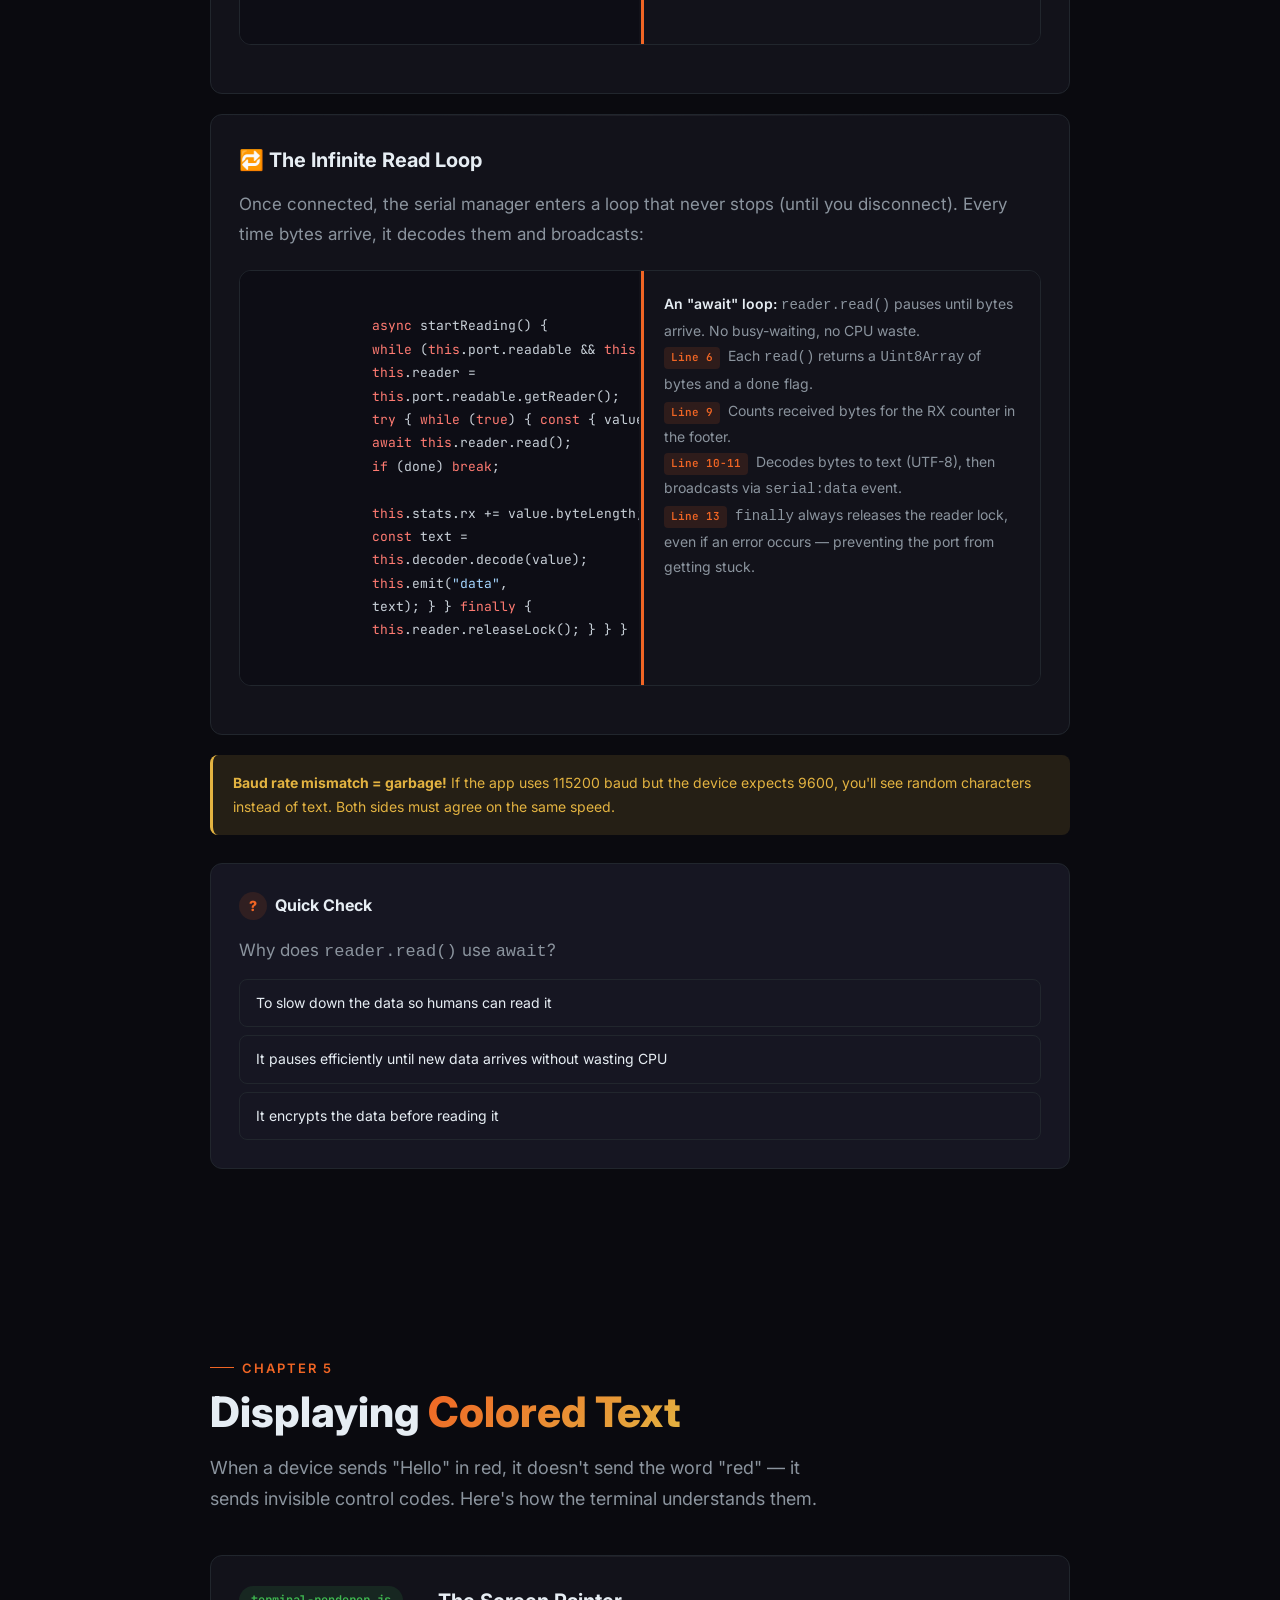
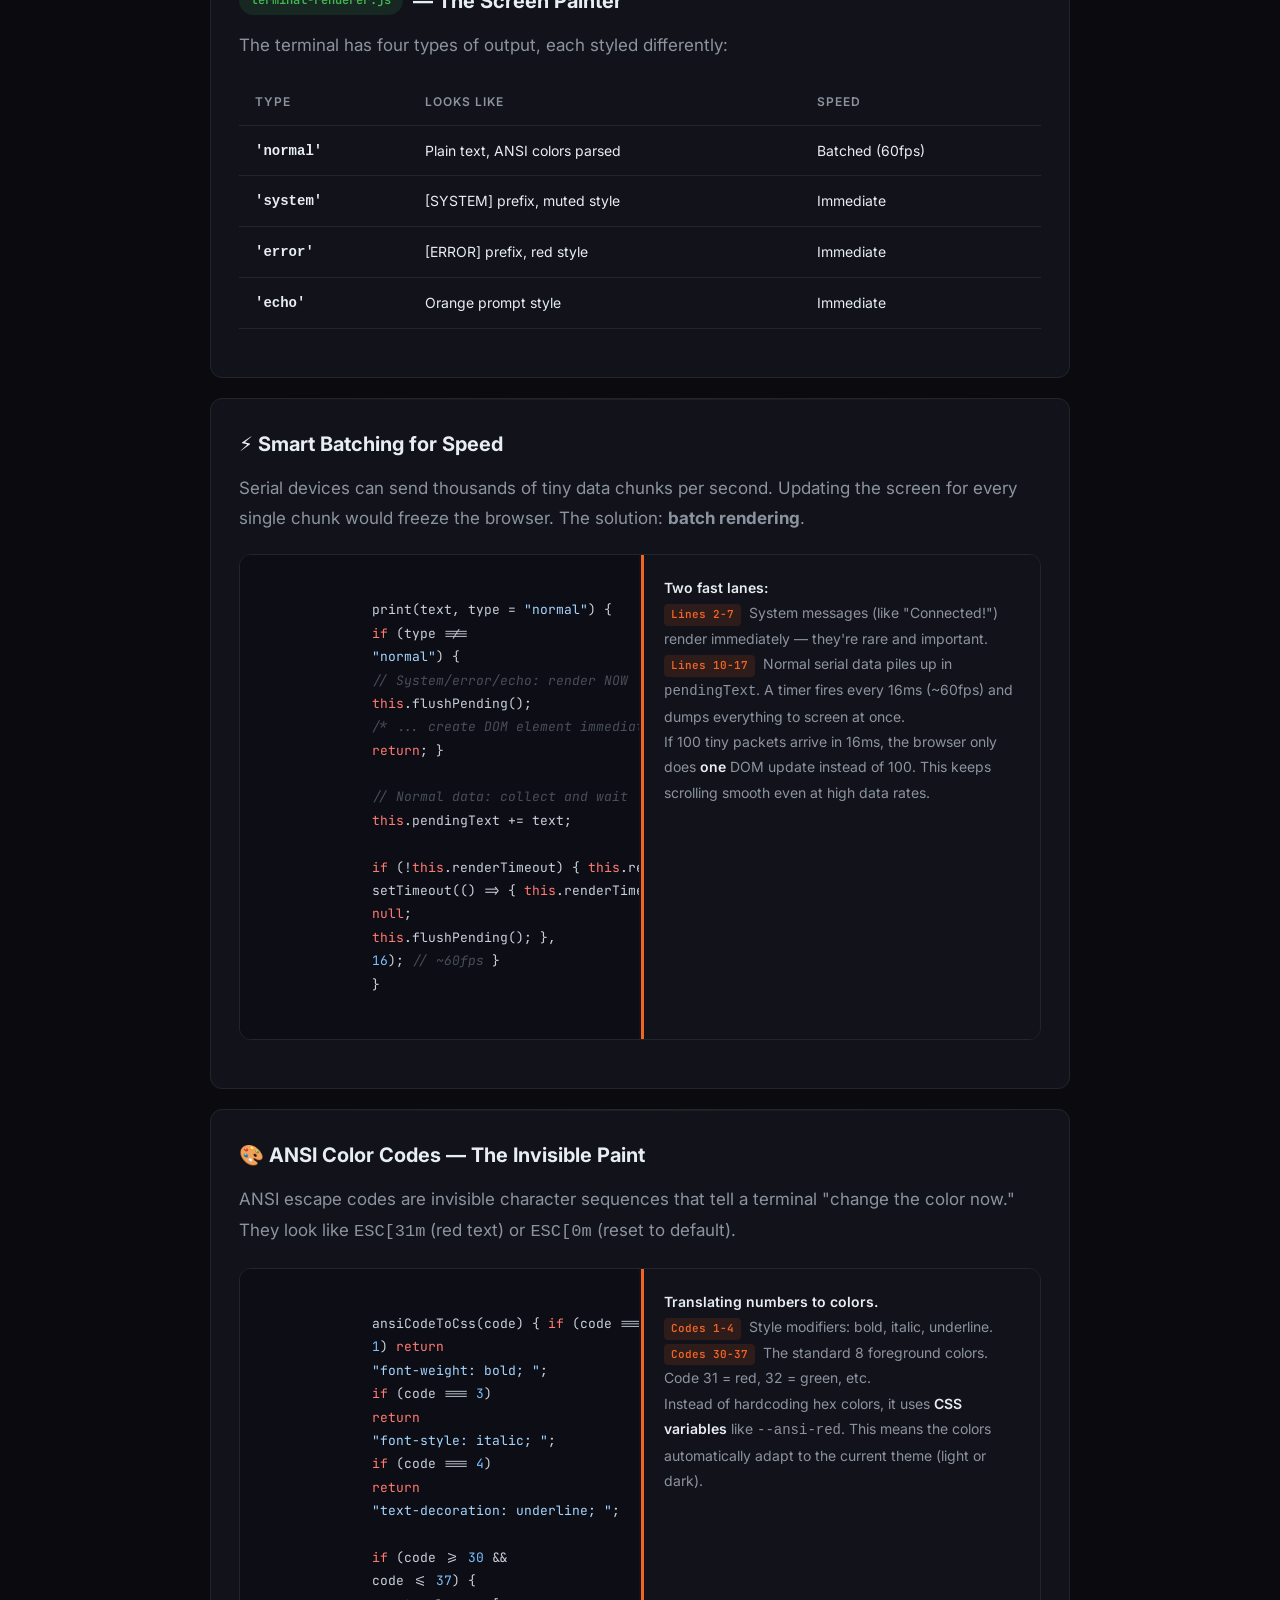
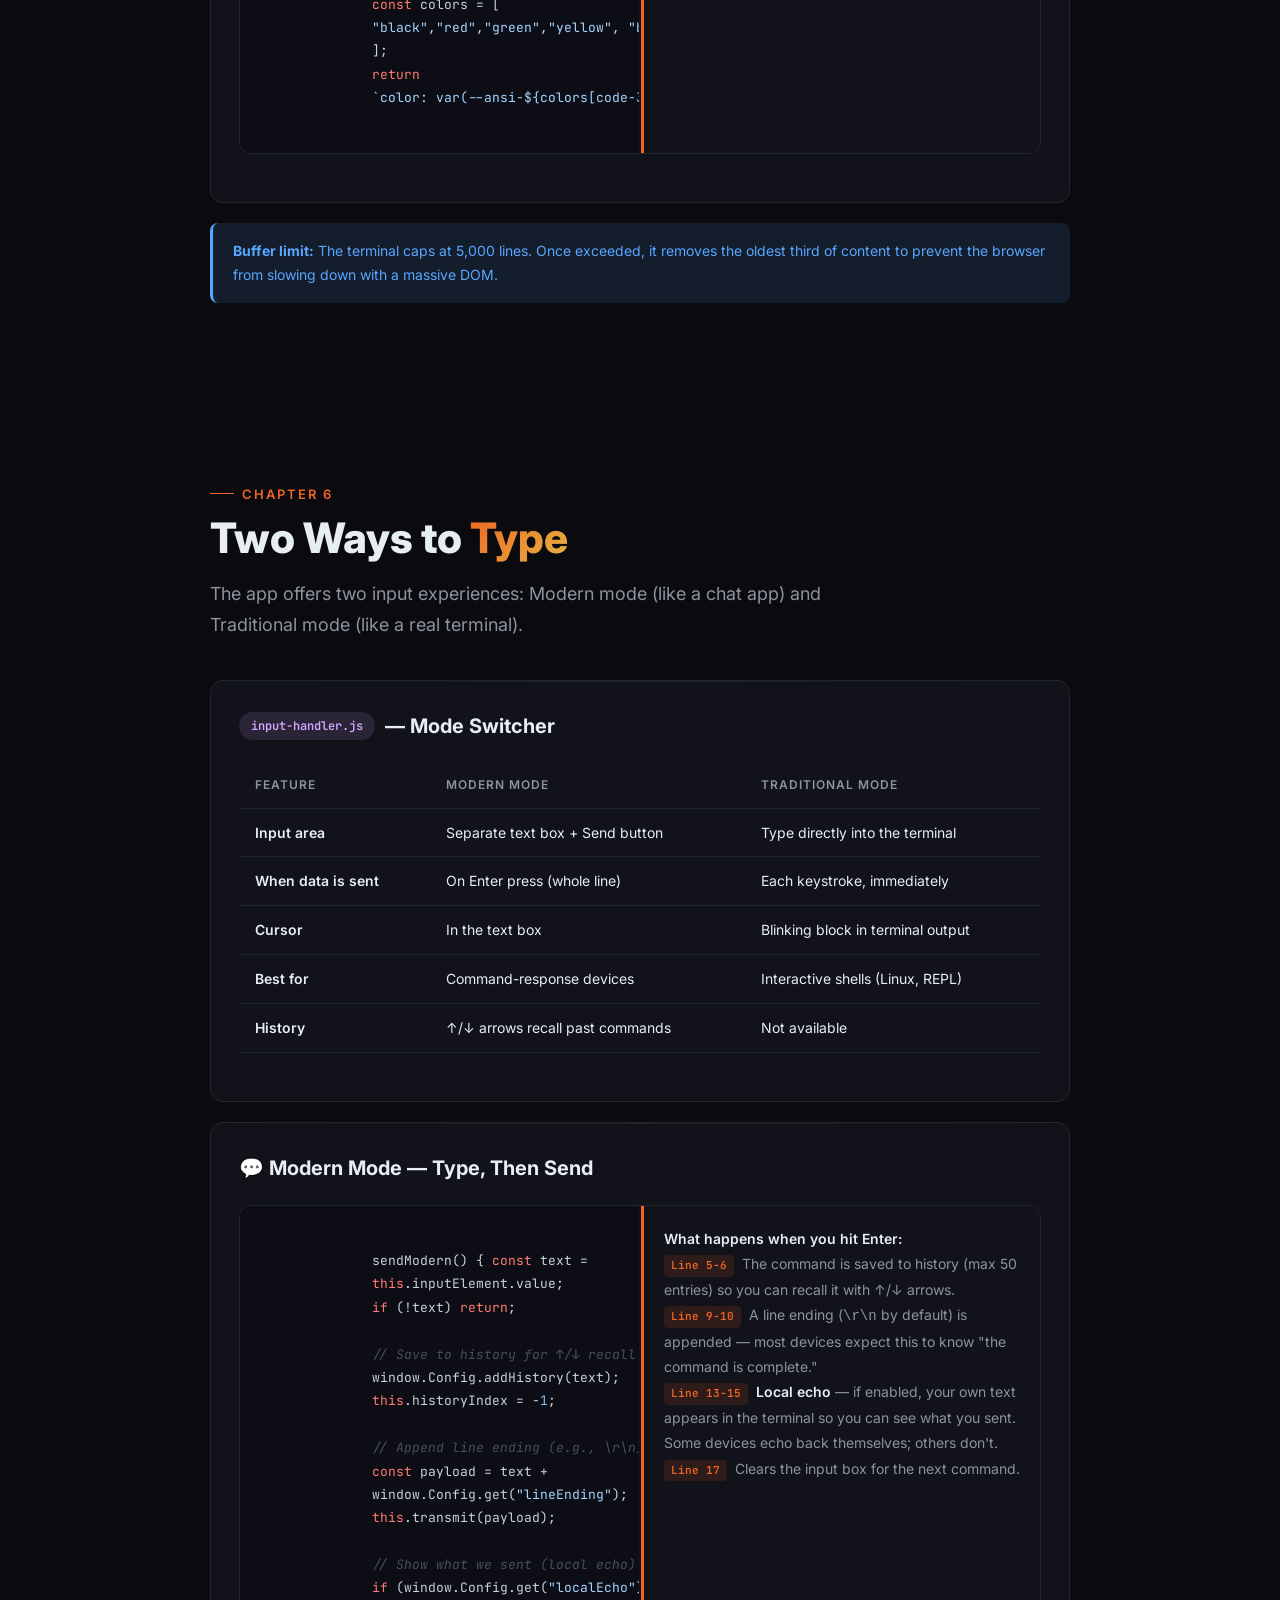
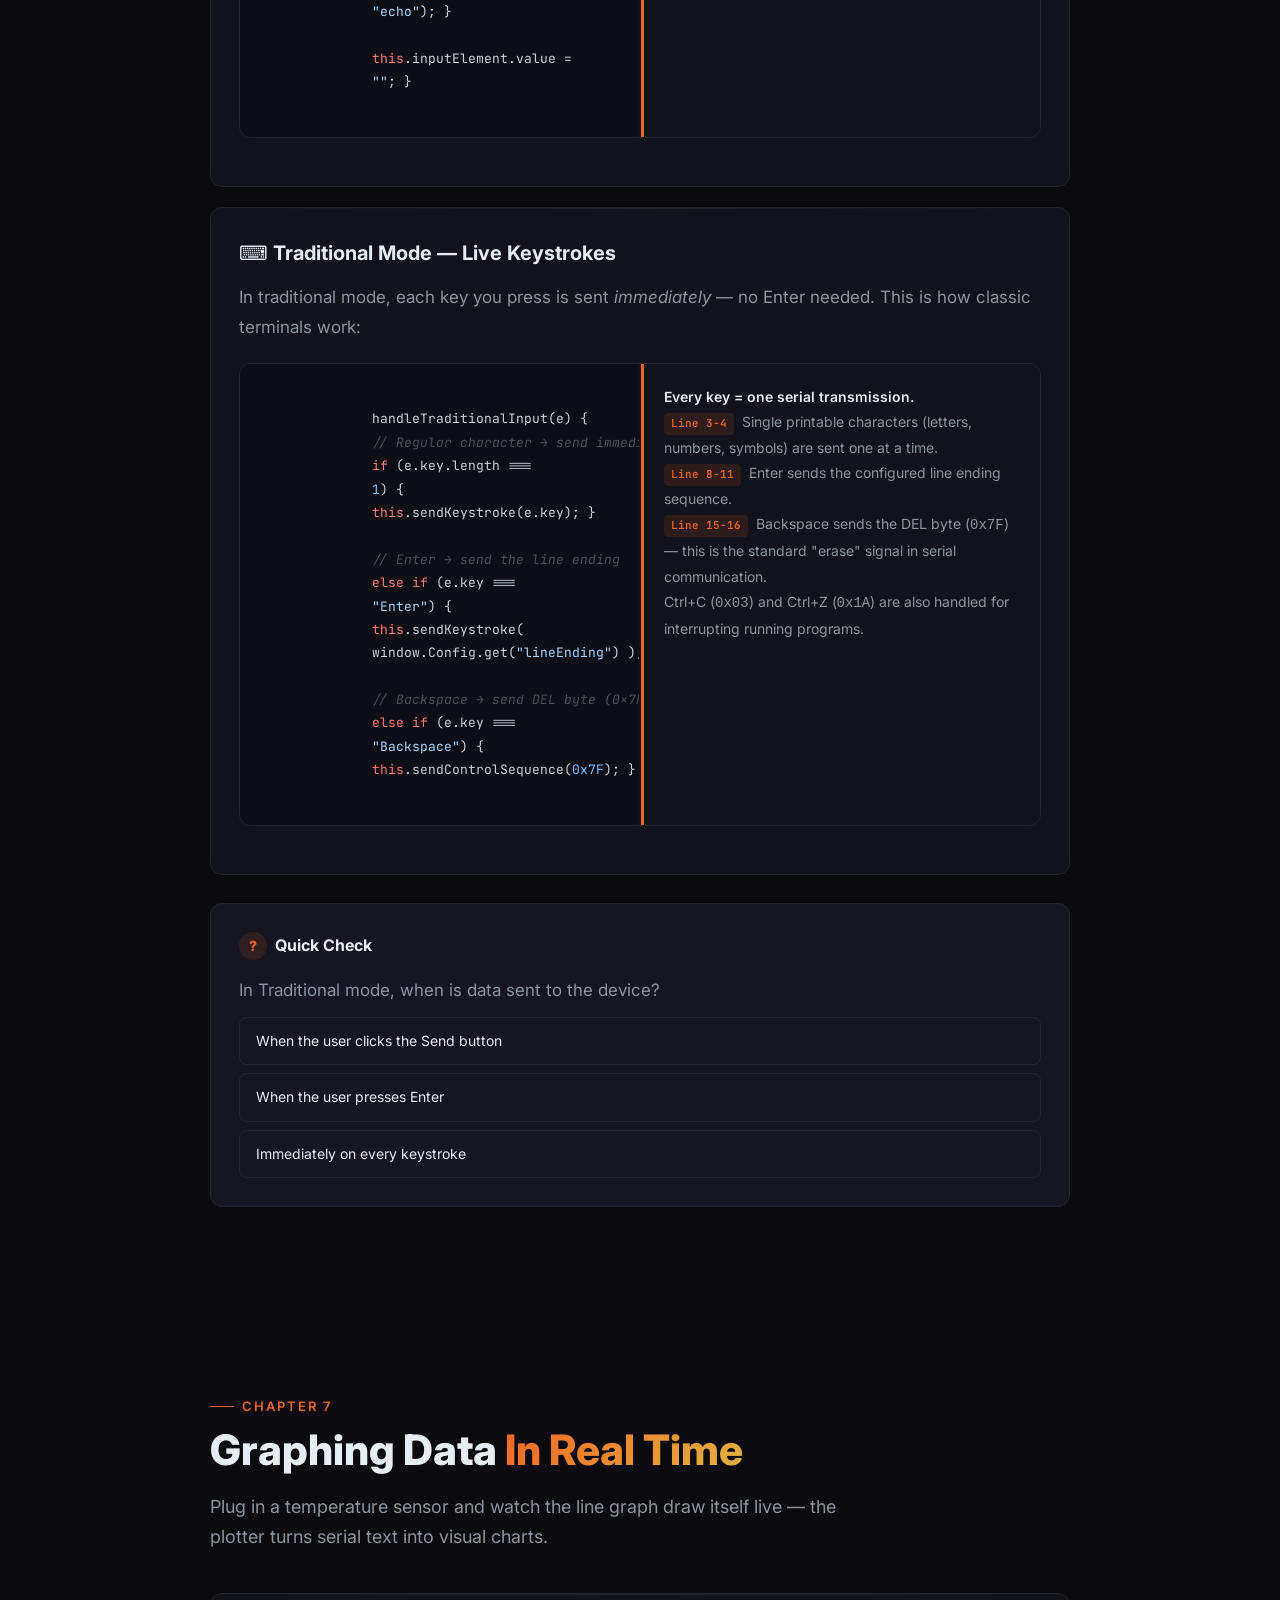
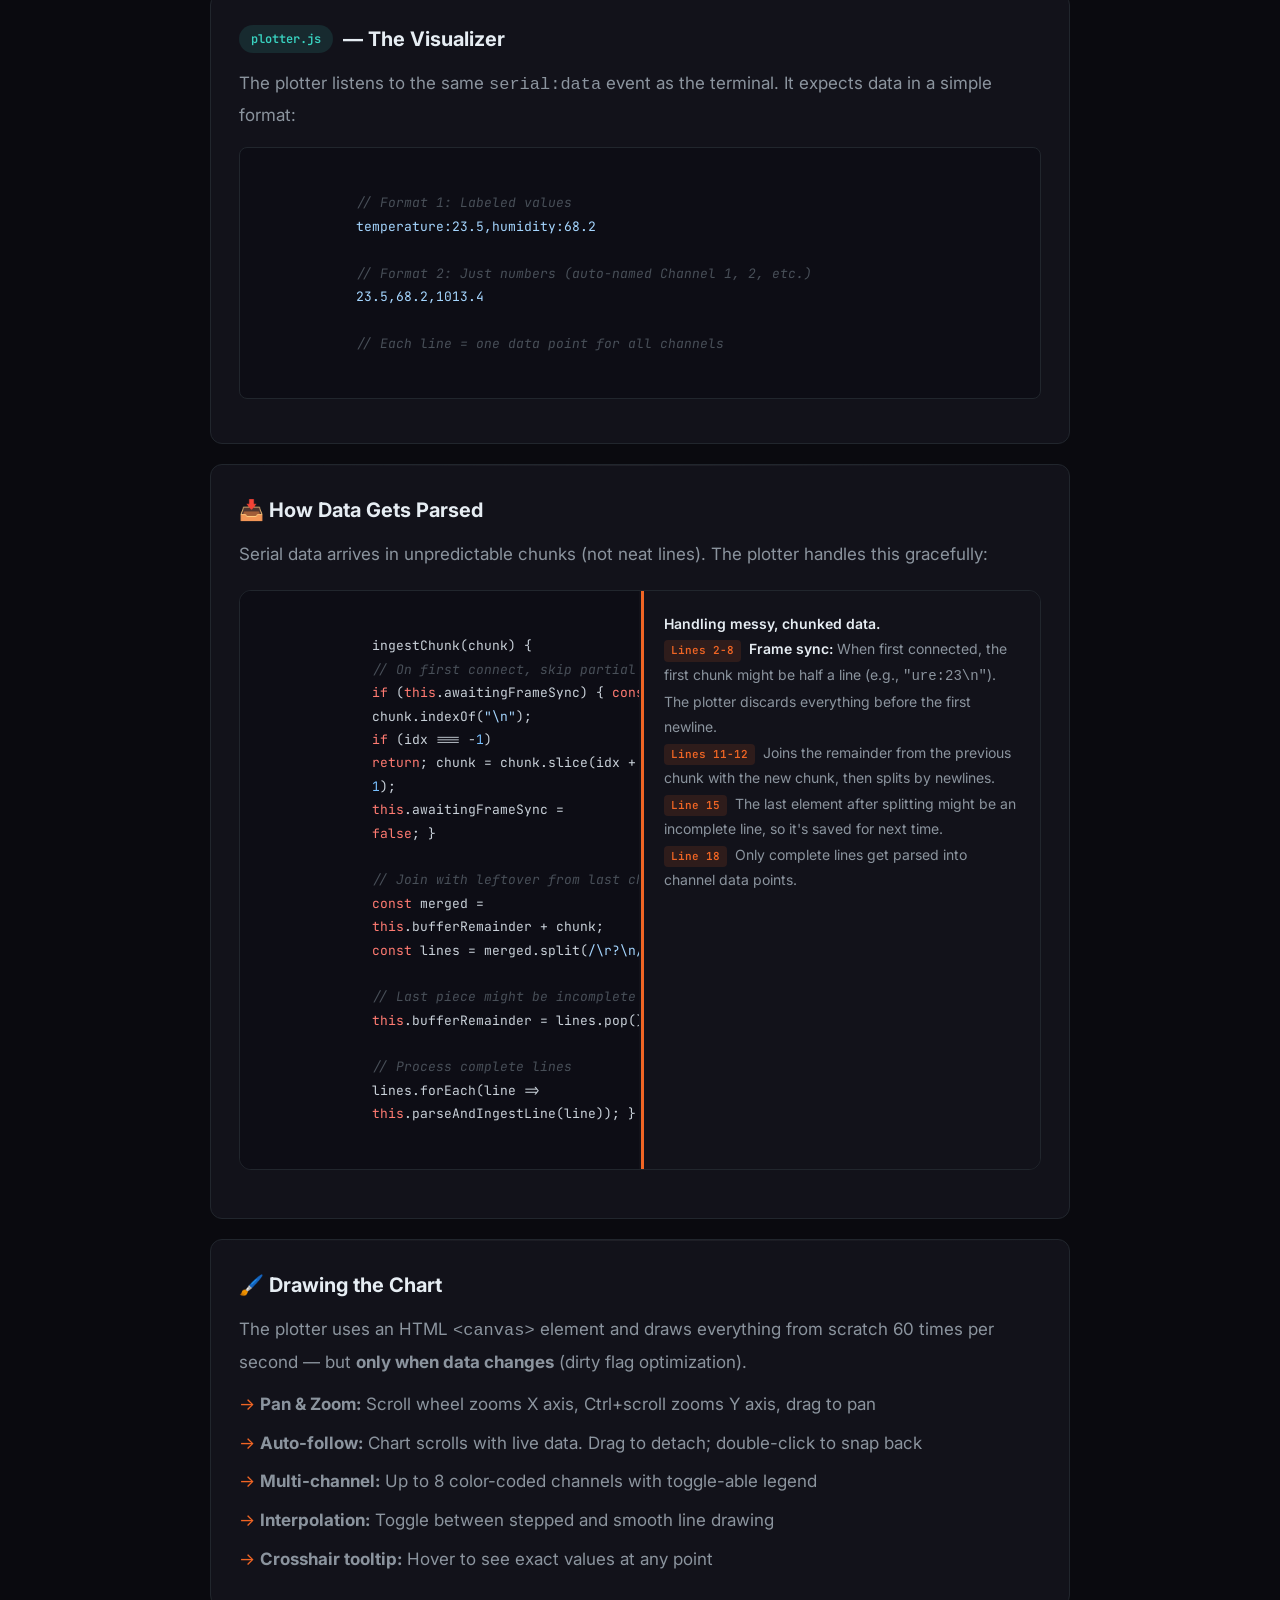
<file: course.html>
<!doctype html>
<html lang="en">
  <head>
    <meta charset="UTF-8" />
    <meta name="viewport" content="width=device-width, initial-scale=1.0" />
    <title>How Web.Serial Works — Interactive Course</title>
    <style>
      /* ======================================
   FOUNDATIONS
   ====================================== */
      *,
      *::before,
      *::after {
        box-sizing: border-box;
        margin: 0;
        padding: 0;
      }

      :root {
        --bg: #0a0a0f;
        --bg-card: #12121a;
        --bg-code: #0d0d15;
        --bg-quiz: #161622;
        --accent: #f06524;
        --accent-dim: rgba(240, 101, 36, 0.12);
        --accent-glow: rgba(240, 101, 36, 0.25);
        --green: #3fb950;
        --green-dim: rgba(63, 185, 80, 0.12);
        --blue: #58a6ff;
        --blue-dim: rgba(88, 166, 255, 0.12);
        --purple: #d2a8ff;
        --purple-dim: rgba(210, 168, 255, 0.12);
        --cyan: #39d2c0;
        --cyan-dim: rgba(57, 210, 192, 0.12);
        --yellow: #e3b341;
        --yellow-dim: rgba(227, 179, 65, 0.12);
        --pink: #f778ba;
        --pink-dim: rgba(247, 120, 186, 0.12);
        --red: #f85149;
        --red-dim: rgba(248, 81, 73, 0.12);
        --text: #e6edf3;
        --text-muted: #8b949e;
        --text-dim: #484f58;
        --border: #21262d;
        --border-subtle: #161b22;
        --font-sans: "Inter", system-ui, -apple-system, sans-serif;
        --font-mono: "JetBrains Mono", "Fira Code", "Cascadia Code", monospace;
        --section-gap: 0;
        --max-w: 860px;
        --radius: 12px;
        --radius-sm: 8px;
      }

      html {
        scroll-behavior: smooth;
        scrollbar-color: var(--border) var(--bg);
      }
      body {
        font-family: var(--font-sans);
        background: var(--bg);
        color: var(--text);
        line-height: 1.7;
        font-size: 17px;
        overflow-x: hidden;
      }

      ::selection {
        background: var(--accent);
        color: #fff;
      }

      a {
        color: var(--accent);
        text-decoration: none;
      }
      a:hover {
        text-decoration: underline;
      }

      /* ======================================
   NAV BAR
   ====================================== */
      .nav {
        position: fixed;
        top: 0;
        left: 0;
        right: 0;
        z-index: 100;
        background: rgba(10, 10, 15, 0.92);
        backdrop-filter: blur(20px);
        border-bottom: 1px solid var(--border);
        padding: 0 24px;
        height: 56px;
        display: flex;
        align-items: center;
        justify-content: space-between;
      }
      .nav-brand {
        font-weight: 700;
        font-size: 15px;
        color: var(--text);
        display: flex;
        align-items: center;
        gap: 10px;
      }
      .nav-brand .dot {
        width: 8px;
        height: 8px;
        border-radius: 50%;
        background: var(--accent);
        box-shadow: 0 0 8px var(--accent-glow);
      }
      .nav-progress {
        position: absolute;
        bottom: 0;
        left: 0;
        height: 2px;
        background: linear-gradient(90deg, var(--accent), var(--yellow));
        transition: width 0.3s ease;
        width: 0;
      }
      .nav-links {
        display: flex;
        gap: 6px;
        overflow-x: auto;
        scrollbar-width: none;
      }
      .nav-links::-webkit-scrollbar {
        display: none;
      }
      .nav-link {
        font-size: 12px;
        padding: 6px 12px;
        border-radius: 20px;
        color: var(--text-muted);
        white-space: nowrap;
        cursor: pointer;
        border: 1px solid transparent;
        transition: all 0.2s;
        background: transparent;
        font-family: var(--font-sans);
      }
      .nav-link:hover {
        color: var(--text);
        border-color: var(--border);
      }
      .nav-link.active {
        color: var(--accent);
        border-color: var(--accent);
        background: var(--accent-dim);
      }

      /* ======================================
   SECTIONS
   ====================================== */
      .section {
        min-height: 100vh;
        padding: 96px 24px 64px;
        display: flex;
        flex-direction: column;
        align-items: center;
        position: relative;
        opacity: 0;
        transform: translateY(40px);
        transition:
          opacity 0.7s ease,
          transform 0.7s ease;
      }
      .section.visible {
        opacity: 1;
        transform: translateY(0);
      }
      .section-inner {
        width: 100%;
        max-width: var(--max-w);
      }
      .section-number {
        font-size: 13px;
        font-weight: 600;
        letter-spacing: 2px;
        text-transform: uppercase;
        color: var(--accent);
        margin-bottom: 8px;
        display: flex;
        align-items: center;
        gap: 8px;
      }
      .section-number::before {
        content: "";
        width: 24px;
        height: 1px;
        background: var(--accent);
      }
      .section h2 {
        font-size: clamp(28px, 5vw, 42px);
        font-weight: 800;
        margin-bottom: 16px;
        line-height: 1.2;
      }
      .section h2 .highlight {
        background: linear-gradient(135deg, var(--accent), var(--yellow));
        -webkit-background-clip: text;
        -webkit-text-fill-color: transparent;
        background-clip: text;
      }
      .section .subtitle {
        font-size: 18px;
        color: var(--text-muted);
        max-width: 640px;
        margin-bottom: 40px;
      }

      /* ======================================
   HERO
   ====================================== */
      .hero {
        min-height: 100vh;
        display: flex;
        align-items: center;
        justify-content: center;
        text-align: center;
        padding: 24px;
        background: radial-gradient(
          ellipse 80% 60% at 50% 40%,
          rgba(240, 101, 36, 0.06),
          transparent
        );
      }
      .hero h1 {
        font-size: clamp(36px, 7vw, 64px);
        font-weight: 900;
        margin-bottom: 20px;
        line-height: 1.1;
      }
      .hero h1 .accent {
        background: linear-gradient(135deg, var(--accent), var(--yellow));
        -webkit-background-clip: text;
        -webkit-text-fill-color: transparent;
        background-clip: text;
      }
      .hero .tagline {
        font-size: clamp(16px, 2.5vw, 22px);
        color: var(--text-muted);
        max-width: 600px;
        margin: 0 auto 36px;
      }
      .hero-meta {
        display: flex;
        gap: 16px;
        justify-content: center;
        flex-wrap: wrap;
        margin-bottom: 40px;
      }
      .hero-badge {
        font-size: 13px;
        padding: 6px 14px;
        border-radius: 20px;
        border: 1px solid var(--border);
        color: var(--text-muted);
        display: flex;
        align-items: center;
        gap: 6px;
      }
      .hero-badge .emoji {
        font-size: 16px;
      }
      .start-btn {
        display: inline-flex;
        align-items: center;
        gap: 8px;
        padding: 14px 32px;
        border-radius: 30px;
        background: var(--accent);
        color: #fff;
        font-size: 16px;
        font-weight: 600;
        border: none;
        cursor: pointer;
        transition: all 0.2s;
        font-family: var(--font-sans);
      }
      .start-btn:hover {
        transform: translateY(-2px);
        box-shadow: 0 8px 32px var(--accent-glow);
      }

      /* ======================================
   CARDS
   ====================================== */
      .card {
        background: var(--bg-card);
        border: 1px solid var(--border);
        border-radius: var(--radius);
        padding: 28px;
        margin-bottom: 20px;
        position: relative;
        overflow: hidden;
      }
      .card::before {
        content: "";
        position: absolute;
        top: 0;
        left: 0;
        right: 0;
        height: 1px;
        background: linear-gradient(
          90deg,
          transparent,
          rgba(255, 255, 255, 0.06),
          transparent
        );
      }
      .card h3 {
        font-size: 20px;
        font-weight: 700;
        margin-bottom: 12px;
        display: flex;
        align-items: center;
        gap: 10px;
      }
      .card p,
      .card li {
        color: var(--text-muted);
        line-height: 1.8;
      }
      .card ul {
        list-style: none;
        margin-top: 8px;
      }
      .card ul li {
        padding: 4px 0;
      }
      .card ul li::before {
        content: "→ ";
        color: var(--accent);
      }

      /* ======================================
   CODE BLOCKS with side-by-side
   ====================================== */
      .code-explain {
        display: grid;
        grid-template-columns: 1fr 1fr;
        gap: 2px;
        border-radius: var(--radius);
        overflow: hidden;
        margin: 20px 0;
        border: 1px solid var(--border);
      }
      @media (max-width: 768px) {
        .code-explain {
          grid-template-columns: 1fr;
        }
      }
      .code-explain .code-side {
        background: var(--bg-code);
        padding: 20px;
        font-family: var(--font-mono);
        font-size: 13px;
        line-height: 1.8;
        overflow-x: auto;
        white-space: pre;
        color: #c9d1d9;
      }
      .code-explain .explain-side {
        background: var(--bg-card);
        padding: 20px;
        font-size: 14px;
        line-height: 1.8;
        color: var(--text-muted);
        border-left: 3px solid var(--accent);
      }
      .explain-side strong {
        color: var(--text);
        font-weight: 600;
      }
      .explain-side .line-ref {
        display: inline-block;
        font-size: 11px;
        font-weight: 600;
        background: var(--accent-dim);
        color: var(--accent);
        padding: 1px 7px;
        border-radius: 4px;
        margin-right: 4px;
        font-family: var(--font-mono);
      }

      /* simple code block (no side by side) */
      .code-block {
        background: var(--bg-code);
        border: 1px solid var(--border);
        border-radius: var(--radius-sm);
        padding: 20px;
        font-family: var(--font-mono);
        font-size: 13px;
        line-height: 1.8;
        overflow-x: auto;
        white-space: pre;
        color: #c9d1d9;
        margin: 16px 0;
      }

      /* syntax highlighting helpers */
      .kw {
        color: #ff7b72;
      } /* keyword */
      .fn {
        color: #d2a8ff;
      } /* function */
      .str {
        color: #a5d6ff;
      } /* string */
      .cmt {
        color: #484f58;
        font-style: italic;
      } /* comment */
      .num {
        color: #79c0ff;
      } /* number */
      .cls {
        color: #ffa657;
      } /* class/type */
      .prop {
        color: #7ee787;
      } /* property/field */
      .op {
        color: #ff7b72;
      } /* operator */

      /* ======================================
   ANIMATED ARCHITECTURE DIAGRAM
   ====================================== */
      .arch-diagram {
        position: relative;
        width: 100%;
        max-width: 720px;
        margin: 32px auto;
        padding: 32px 16px;
      }
      .arch-box {
        background: var(--bg-card);
        border: 1px solid var(--border);
        border-radius: var(--radius-sm);
        padding: 14px 20px;
        text-align: center;
        font-weight: 600;
        font-size: 14px;
        position: relative;
        z-index: 2;
        transition: all 0.3s;
      }
      .arch-box:hover {
        border-color: var(--accent);
        transform: scale(1.04);
      }
      .arch-box .tag {
        font-size: 11px;
        color: var(--text-muted);
        font-weight: 400;
        display: block;
        margin-top: 2px;
      }

      .arch-grid {
        display: grid;
        grid-template-columns: repeat(3, 1fr);
        gap: 16px;
        margin-top: 16px;
      }
      .arch-center {
        grid-column: 1 / -1;
        display: flex;
        justify-content: center;
        margin-bottom: 8px;
      }
      .arch-center .arch-box {
        background: var(--accent-dim);
        border-color: var(--accent);
        color: var(--accent);
        min-width: 200px;
      }
      .arch-events {
        grid-column: 1 / -1;
        display: flex;
        justify-content: center;
        margin: 20px 0;
      }
      .arch-events .arch-box {
        background: var(--green-dim);
        border-color: var(--green);
        color: var(--green);
        min-width: 280px;
      }

      /* event flow arrows - CSS animated */
      .event-flow {
        display: flex;
        align-items: center;
        justify-content: center;
        gap: 8px;
        margin: 8px 0;
        color: var(--text-dim);
        font-size: 13px;
      }
      .event-flow .arrow {
        display: inline-block;
        animation: pulse-arrow 2s ease-in-out infinite;
      }
      @keyframes pulse-arrow {
        0%,
        100% {
          opacity: 0.3;
          transform: translateY(0);
        }
        50% {
          opacity: 1;
          transform: translateY(-3px);
        }
      }

      /* ======================================
   FLOW ANIMATION
   ====================================== */
      .flow-demo {
        position: relative;
        background: var(--bg-card);
        border: 1px solid var(--border);
        border-radius: var(--radius);
        padding: 32px 24px;
        margin: 28px 0;
        overflow: hidden;
      }
      .flow-steps {
        display: flex;
        align-items: center;
        gap: 12px;
        flex-wrap: wrap;
        justify-content: center;
      }
      .flow-step {
        display: flex;
        flex-direction: column;
        align-items: center;
        gap: 6px;
        padding: 16px;
        border-radius: var(--radius-sm);
        border: 1px solid var(--border);
        min-width: 120px;
        text-align: center;
        font-size: 13px;
        font-weight: 500;
        opacity: 0;
        animation: flow-in 0.6s ease forwards;
      }
      .flow-step .icon {
        font-size: 24px;
        margin-bottom: 4px;
      }
      .flow-step:nth-child(1) {
        animation-delay: 0.1s;
        border-color: var(--blue);
        color: var(--blue);
        background: var(--blue-dim);
      }
      .flow-step:nth-child(2) {
        animation-delay: 0.3s;
      }
      .flow-step:nth-child(3) {
        animation-delay: 0.5s;
        border-color: var(--green);
        color: var(--green);
        background: var(--green-dim);
      }
      .flow-step:nth-child(4) {
        animation-delay: 0.7s;
      }
      .flow-step:nth-child(5) {
        animation-delay: 0.9s;
        border-color: var(--purple);
        color: var(--purple);
        background: var(--purple-dim);
      }
      .flow-step:nth-child(6) {
        animation-delay: 1.1s;
      }
      .flow-step:nth-child(7) {
        animation-delay: 1.3s;
        border-color: var(--cyan);
        color: var(--cyan);
        background: var(--cyan-dim);
      }
      .flow-arrow {
        font-size: 20px;
        color: var(--text-dim);
        opacity: 0;
        animation: flow-in 0.4s ease forwards;
      }
      .flow-arrow:nth-child(2) {
        animation-delay: 0.2s;
      }
      .flow-arrow:nth-child(4) {
        animation-delay: 0.6s;
      }
      .flow-arrow:nth-child(6) {
        animation-delay: 1s;
      }

      @keyframes flow-in {
        to {
          opacity: 1;
        }
      }

      /* ======================================
   QUIZ
   ====================================== */
      .quiz {
        background: var(--bg-quiz);
        border: 1px solid var(--border);
        border-radius: var(--radius);
        padding: 28px;
        margin: 28px 0;
      }
      .quiz h4 {
        font-size: 16px;
        font-weight: 700;
        margin-bottom: 16px;
        display: flex;
        align-items: center;
        gap: 8px;
      }
      .quiz h4::before {
        content: "?";
        display: inline-flex;
        align-items: center;
        justify-content: center;
        width: 28px;
        height: 28px;
        border-radius: 50%;
        background: var(--accent-dim);
        color: var(--accent);
        font-weight: 800;
        font-size: 14px;
      }
      .quiz-options {
        display: flex;
        flex-direction: column;
        gap: 8px;
      }
      .quiz-option {
        padding: 12px 16px;
        border-radius: var(--radius-sm);
        border: 1px solid var(--border);
        cursor: pointer;
        font-size: 14px;
        transition: all 0.2s;
        background: transparent;
        text-align: left;
        color: var(--text);
        font-family: var(--font-sans);
        line-height: 1.6;
      }
      .quiz-option:hover {
        border-color: var(--accent);
        background: var(--accent-dim);
      }
      .quiz-option.correct {
        border-color: var(--green);
        background: var(--green-dim);
        color: var(--green);
      }
      .quiz-option.wrong {
        border-color: var(--red);
        background: var(--red-dim);
        color: var(--red);
      }
      .quiz-feedback {
        margin-top: 12px;
        font-size: 14px;
        padding: 12px;
        border-radius: var(--radius-sm);
        display: none;
      }
      .quiz-feedback.show {
        display: block;
      }
      .quiz-feedback.correct {
        background: var(--green-dim);
        color: var(--green);
        border: 1px solid rgba(63, 185, 80, 0.2);
      }
      .quiz-feedback.wrong {
        background: var(--red-dim);
        color: var(--red);
        border: 1px solid rgba(248, 81, 73, 0.2);
      }

      /* ======================================
   COMPARISON TABLE
   ====================================== */
      .compare-table {
        width: 100%;
        border-collapse: collapse;
        margin: 20px 0;
        font-size: 14px;
      }
      .compare-table th,
      .compare-table td {
        padding: 12px 16px;
        text-align: left;
        border-bottom: 1px solid var(--border);
      }
      .compare-table th {
        color: var(--text-muted);
        font-weight: 600;
        font-size: 12px;
        text-transform: uppercase;
        letter-spacing: 1px;
      }
      .compare-table td:first-child {
        font-weight: 600;
        color: var(--text);
      }
      .compare-table tr:hover td {
        background: rgba(255, 255, 255, 0.02);
      }

      /* ======================================
   MODULE BADGE
   ====================================== */
      .mod-badge {
        display: inline-flex;
        align-items: center;
        gap: 6px;
        padding: 4px 12px;
        border-radius: 20px;
        font-size: 12px;
        font-weight: 600;
        font-family: var(--font-mono);
      }
      .mod-badge.config {
        background: var(--yellow-dim);
        color: var(--yellow);
      }
      .mod-badge.serial {
        background: var(--blue-dim);
        color: var(--blue);
      }
      .mod-badge.terminal {
        background: var(--green-dim);
        color: var(--green);
      }
      .mod-badge.input {
        background: var(--purple-dim);
        color: var(--purple);
      }
      .mod-badge.plotter {
        background: var(--cyan-dim);
        color: var(--cyan);
      }
      .mod-badge.app {
        background: var(--accent-dim);
        color: var(--accent);
      }
      .mod-badge.sw {
        background: var(--pink-dim);
        color: var(--pink);
      }

      /* ======================================
   CALLOUT
   ====================================== */
      .callout {
        padding: 16px 20px;
        border-radius: var(--radius-sm);
        border-left: 3px solid;
        margin: 20px 0;
        font-size: 14px;
      }
      .callout.info {
        border-color: var(--blue);
        background: var(--blue-dim);
        color: var(--blue);
      }
      .callout.tip {
        border-color: var(--green);
        background: var(--green-dim);
        color: var(--green);
      }
      .callout.warn {
        border-color: var(--yellow);
        background: var(--yellow-dim);
        color: var(--yellow);
      }
      .callout strong {
        color: inherit;
      }

      /* ======================================
   FINAL SCORE
   ====================================== */
      .score-card {
        text-align: center;
        padding: 48px 32px;
        background: var(--bg-card);
        border: 1px solid var(--border);
        border-radius: var(--radius);
        margin: 32px 0;
      }
      .score-ring {
        width: 140px;
        height: 140px;
        border-radius: 50%;
        border: 6px solid var(--border);
        display: flex;
        align-items: center;
        justify-content: center;
        margin: 0 auto 20px;
        font-size: 42px;
        font-weight: 900;
        color: var(--accent);
        position: relative;
      }
      .score-ring::after {
        content: "";
        position: absolute;
        inset: -6px;
        border-radius: 50%;
        border: 6px solid transparent;
        border-top-color: var(--accent);
        animation: spin 3s linear infinite;
      }
      @keyframes spin {
        to {
          transform: rotate(360deg);
        }
      }
      .score-label {
        font-size: 14px;
        color: var(--text-muted);
      }

      /* ======================================
   RESPONSIVE
   ====================================== */
      @media (max-width: 640px) {
        .section {
          padding: 80px 16px 48px;
        }
        .card {
          padding: 20px;
        }
        .arch-grid {
          grid-template-columns: 1fr;
        }
        .flow-steps {
          flex-direction: column;
        }
        .flow-arrow {
          transform: rotate(90deg);
        }
        .nav-links {
          display: none;
        }
      }

      /* ======================================
   PRINT
   ====================================== */
      @media print {
        .nav {
          display: none;
        }
        .section {
          opacity: 1 !important;
          transform: none !important;
          min-height: auto;
          page-break-inside: avoid;
        }
      }
    </style>
    <link rel="preconnect" href="https://fonts.googleapis.com" />
    <link rel="preconnect" href="https://fonts.gstatic.com" crossorigin />
    <link
      href="https://fonts.googleapis.com/css2?family=Inter:wght@400;500;600;700;800;900&family=JetBrains+Mono:wght@400;500&display=swap"
      rel="stylesheet"
    />
  </head>
  <body>
    <!-- ======================== NAV ======================== -->
    <nav class="nav" id="nav">
      <div class="nav-brand">
        <span class="dot"></span> Web.Serial — The Course
      </div>
      <div class="nav-links" id="nav-links"></div>
      <div class="nav-progress" id="nav-progress"></div>
    </nav>

    <!-- ======================== 0 · HERO ======================== -->
    <section class="hero" id="s-hero">
      <div>
        <h1>How <span class="accent">Web.Serial</span> Works</h1>
        <p class="tagline">
          An interactive course that walks you through a real browser-based
          serial terminal — no coding experience required.
        </p>
        <div class="hero-meta">
          <span class="hero-badge"
            ><span class="emoji">📖</span> 9 chapters</span
          >
          <span class="hero-badge"
            ><span class="emoji">🧩</span> 7 quizzes</span
          >
          <span class="hero-badge"
            ><span class="emoji">⏱️</span> ~20 min read</span
          >
          <span class="hero-badge"
            ><span class="emoji">💡</span> Zero prerequisites</span
          >
        </div>
        <button
          class="start-btn"
          onclick="
            document
              .getElementById('s-overview')
              .scrollIntoView({ behavior: 'smooth' })
          "
        >
          Start Learning ↓
        </button>
      </div>
    </section>

    <!-- ======================== 1 · OVERVIEW ======================== -->
    <section class="section" id="s-overview" data-title="Overview">
      <div class="section-inner">
        <div class="section-number">Chapter 1</div>
        <h2>What Is <span class="highlight">Web.Serial</span>?</h2>
        <p class="subtitle">
          Imagine plugging a hardware device (like an Arduino) into your
          computer and talking to it directly from your web browser — no app
          download needed.
        </p>

        <div class="card">
          <h3>🔌 The Problem It Solves</h3>
          <p>
            Normally, to communicate with hardware devices over a serial port
            (USB cable), you need to install desktop software like PuTTY, the
            Arduino IDE, or screen.
            <strong>Web.Serial replaces all of that</strong> — it runs entirely
            in your browser.
          </p>
          <ul>
            <li>Works in Chrome, Edge, and Opera (desktop)</li>
            <li>No installation, no drivers, no build step</li>
            <li>Settings auto-save so you can pick up where you left off</li>
            <li>Includes a real-time data plotter for graphing sensor data</li>
            <li>Works offline once loaded (it's a Progressive Web App)</li>
          </ul>
        </div>

        <div class="card">
          <h3>🧩 How It's Built</h3>
          <p>
            The entire app is plain HTML, CSS, and JavaScript — no React, no
            Vue, no build tools. Six JavaScript files, each responsible for one
            job:
          </p>

          <table class="compare-table">
            <thead>
              <tr>
                <th>File</th>
                <th>What It Does</th>
              </tr>
            </thead>
            <tbody>
              <tr>
                <td><span class="mod-badge config">config.js</span></td>
                <td>Remembers your settings (baud rate, theme, etc.)</td>
              </tr>
              <tr>
                <td><span class="mod-badge serial">serial-manager.js</span></td>
                <td>Talks to the USB device via Web Serial API</td>
              </tr>
              <tr>
                <td>
                  <span class="mod-badge terminal">terminal-renderer.js</span>
                </td>
                <td>Displays text on screen, including colored text</td>
              </tr>
              <tr>
                <td><span class="mod-badge input">input-handler.js</span></td>
                <td>Handles keyboard input in two different modes</td>
              </tr>
              <tr>
                <td><span class="mod-badge plotter">plotter.js</span></td>
                <td>Draws real-time line graphs from serial data</td>
              </tr>
              <tr>
                <td><span class="mod-badge app">app.js</span></td>
                <td>Wires everything together and manages the UI</td>
              </tr>
            </tbody>
          </table>
        </div>

        <div class="quiz" data-quiz="q1">
          <h4>Quick Check</h4>
          <p style="color: var(--text-muted); margin-bottom: 12px">
            What does Web.Serial replace?
          </p>
          <div class="quiz-options">
            <button class="quiz-option" data-correct="true">
              Desktop serial tools like PuTTY or Arduino IDE
            </button>
            <button class="quiz-option">A text editor like VS Code</button>
            <button class="quiz-option">
              A web server like Apache or Nginx
            </button>
          </div>
          <div class="quiz-feedback"></div>
        </div>
      </div>
    </section>

    <!-- ======================== 2 · ARCHITECTURE ======================== -->
    <section class="section" id="s-architecture" data-title="Architecture">
      <div class="section-inner">
        <div class="section-number">Chapter 2</div>
        <h2>The <span class="highlight">Big Picture</span></h2>
        <p class="subtitle">
          Every module is independent. They never call each other directly —
          instead, they broadcast "events" that anyone can listen to, like a
          radio station.
        </p>

        <div class="arch-diagram">
          <div class="arch-center">
            <div
              class="arch-box"
              style="border-color: var(--green); background: var(--green-dim)"
            >
              🔗 Custom DOM Events on <code>window</code>
              <span class="tag">The communication highway</span>
            </div>
          </div>

          <div class="event-flow">
            <span class="arrow">▼</span> Events flow down to all listeners
            <span class="arrow">▼</span>
          </div>

          <div class="arch-grid">
            <div class="arch-box" style="border-color: var(--yellow)">
              ⚙️ Config
              <span class="tag">config.js</span>
            </div>
            <div class="arch-box" style="border-color: var(--blue)">
              🔌 Serial
              <span class="tag">serial-manager.js</span>
            </div>
            <div class="arch-box" style="border-color: var(--green)">
              📺 Terminal
              <span class="tag">terminal-renderer.js</span>
            </div>
            <div class="arch-box" style="border-color: var(--purple)">
              ⌨️ Input
              <span class="tag">input-handler.js</span>
            </div>
            <div class="arch-box" style="border-color: var(--cyan)">
              📊 Plotter
              <span class="tag">plotter.js</span>
            </div>
            <div class="arch-box" style="border-color: var(--accent)">
              🎛️ App
              <span class="tag">app.js (orchestrator)</span>
            </div>
          </div>
        </div>

        <div class="card">
          <h3>📡 Events: The Secret Sauce</h3>
          <p>
            When the serial port receives data, it doesn't call the terminal
            directly. Instead, it shouts <code>serial:data</code> to the whole
            page. Any module that cares about serial data can listen:
          </p>

          <div class="code-explain">
            <div class="code-side">
              <span class="cmt">// In serial-manager.js — Broadcasting</span>
              <span class="kw">const</span> text =
              <span class="kw">this</span>.decoder.decode(value);
              <span class="kw">this</span>.emit(<span class="str">"data"</span>,
              text);

              <span class="cmt">// emit() creates a custom event:</span>
              emit(eventName, detail) { window.dispatchEvent(
              <span class="kw">new</span> <span class="cls">CustomEvent</span>(
              <span class="str">`serial:${eventName}`</span>, { detail } ) ); }
            </div>
            <div class="explain-side">
              <p><strong>Think of it like a radio broadcast.</strong></p>
              <p>
                <span class="line-ref">Line 1-2</span> The serial module decodes
                raw bytes into text and calls <code>emit("data", text)</code>.
              </p>
              <p>
                <span class="line-ref">Line 5-11</span>
                <code>emit()</code> creates a
                <strong>Custom Event</strong> named
                <code>"serial:data"</code> and dispatches it on the
                <code>window</code> object.
              </p>
              <p>
                Any module that wants to react to incoming data just says
                <code>window.addEventListener("serial:data", ...)</code>. Both
                the terminal and the plotter do this independently.
              </p>
            </div>
          </div>
        </div>

        <div class="callout info">
          <strong>Why events?</strong> If the serial module had to know about
          the terminal AND the plotter AND any future module, the code would
          become tangled. Events keep everything loosely coupled — you can add
          or remove listeners without changing the broadcaster.
        </div>

        <div class="card">
          <h3>🗂️ The Event Catalog</h3>
          <table class="compare-table">
            <thead>
              <tr>
                <th>Event Name</th>
                <th>Fired When…</th>
                <th>Data Carried</th>
              </tr>
            </thead>
            <tbody>
              <tr>
                <td><code>serial:connected</code></td>
                <td>Device is connected</td>
                <td>USB vendor/product IDs</td>
              </tr>
              <tr>
                <td><code>serial:data</code></td>
                <td>Bytes arrive from device</td>
                <td>Decoded text string</td>
              </tr>
              <tr>
                <td><code>serial:disconnected</code></td>
                <td>Device is disconnected</td>
                <td>—</td>
              </tr>
              <tr>
                <td><code>serial:error</code></td>
                <td>Something goes wrong</td>
                <td>Error object</td>
              </tr>
              <tr>
                <td><code>serial:stats</code></td>
                <td>Bytes counted</td>
                <td><code>{rx, tx}</code> byte counts</td>
              </tr>
              <tr>
                <td><code>config:changed</code></td>
                <td>A setting changes</td>
                <td><code>{key, value}</code></td>
              </tr>
            </tbody>
          </table>
        </div>

        <div class="quiz" data-quiz="q2">
          <h4>Quick Check</h4>
          <p style="color: var(--text-muted); margin-bottom: 12px">
            How do the modules communicate with each other?
          </p>
          <div class="quiz-options">
            <button class="quiz-option">
              They import each other's functions directly
            </button>
            <button class="quiz-option" data-correct="true">
              They broadcast custom DOM events on the window object
            </button>
            <button class="quiz-option">
              They send HTTP requests to a local server
            </button>
          </div>
          <div class="quiz-feedback"></div>
        </div>
      </div>
    </section>

    <!-- ======================== 3 · CONFIG ======================== -->
    <section class="section" id="s-config" data-title="Config">
      <div class="section-inner">
        <div class="section-number">Chapter 3</div>
        <h2>Remembering <span class="highlight">Your Settings</span></h2>
        <p class="subtitle">
          Close the tab, come back tomorrow, and everything is exactly how you
          left it. Here's how that works.
        </p>

        <div class="card">
          <h3>
            <span class="mod-badge config">config.js</span> — The Memory Keeper
          </h3>
          <p>
            This module uses <strong>localStorage</strong> — a built-in browser
            feature that stores data permanently on your computer (like a tiny
            invisible notepad).
          </p>

          <div class="code-explain">
            <div class="code-side">
              <span class="kw">const</span> CONFIG_KEY =
              <span class="str">"web_serial_terminal_config"</span>;

              <span class="kw">const</span> DEFAULT_CONFIG = { baudRate:
              <span class="str">"115200"</span>, dataBits:
              <span class="str">"8"</span>, stopBits:
              <span class="str">"1"</span>, parity:
              <span class="str">"none"</span>, flowControl:
              <span class="str">"none"</span>, terminalMode:
              <span class="str">"modern"</span>, lineEnding:
              <span class="str">"\r\n"</span>, localEcho:
              <span class="kw">true</span>, theme:
              <span class="str">"dark"</span>, quickCommands: [
              <span class="cmt">/* ... */</span> ], history: [], };
            </div>
            <div class="explain-side">
              <p><strong>A dictionary of defaults.</strong></p>
              <p>
                <span class="line-ref">Line 1</span> The storage key — all
                settings live under one name in localStorage.
              </p>
              <p>
                <span class="line-ref">Lines 3–15</span> Every setting has a
                sensible default. If you've never used the app before, these are
                what you get.
              </p>
              <p>
                Settings include serial port parameters (baud rate, etc.), UI
                preferences (theme, mode), and even your saved command
                shortcuts.
              </p>
            </div>
          </div>
        </div>

        <div class="card">
          <h3>💾 Load → Merge → Save</h3>
          <p>
            The clever part: when loading saved settings, the code
            <strong>merges</strong> them with the defaults. This means if a new
            version adds a setting, your old save file won't break — the new
            setting just gets its default value.
          </p>

          <div class="code-explain">
            <div class="code-side">
              loadConfig() { <span class="kw">const</span> saved =
              localStorage.getItem(CONFIG_KEY);
              <span class="kw">if</span> (saved) {
              <span class="kw">const</span> parsed = JSON.parse(saved);
              <span class="kw">return this</span>.mergeDeep(DEFAULT_CONFIG,
              parsed); }
              <span class="kw">return</span> structuredClone(DEFAULT_CONFIG); }
              set(key, value) { <span class="kw">this</span>.settings[key] =
              value; <span class="kw">this</span>.saveConfig();
              window.dispatchEvent( <span class="kw">new</span>
              <span class="cls">CustomEvent</span>(<span class="str"
                >"config:changed"</span
              >, { detail: { key, value } }) ); }
            </div>
            <div class="explain-side">
              <p>
                <span class="line-ref">loadConfig()</span> Tries to read from
                localStorage. If found, it deeply merges old + new defaults so
                nothing is lost.
              </p>
              <p>
                <span class="line-ref">set()</span> When you change a setting:
              </p>
              <ol style="padding-left: 20px; color: var(--text-muted)">
                <li>Updates the in-memory copy</li>
                <li>Writes to localStorage immediately</li>
                <li>
                  Fires a <code>config:changed</code> event so the UI updates
                </li>
              </ol>
              <p>
                This three-step pattern is used everywhere — it's what makes the
                app feel instantly responsive.
              </p>
            </div>
          </div>
        </div>

        <div class="callout tip">
          <strong>Try it yourself:</strong> Open the app, change a setting, then
          type this in DevTools console:
          <code
            >JSON.parse(localStorage.getItem('web_serial_terminal_config'))</code
          >. You'll see all your settings stored as JSON.
        </div>

        <div class="quiz" data-quiz="q3">
          <h4>Quick Check</h4>
          <p style="color: var(--text-muted); margin-bottom: 12px">
            Why does the Config module merge saved settings with defaults?
          </p>
          <div class="quiz-options">
            <button class="quiz-option">To make the app load faster</button>
            <button class="quiz-option">
              To encrypt the settings for security
            </button>
            <button class="quiz-option" data-correct="true">
              So new settings added in updates get their default values without
              breaking old saves
            </button>
          </div>
          <div class="quiz-feedback"></div>
        </div>
      </div>
    </section>

    <!-- ======================== 4 · SERIAL ======================== -->
    <section class="section" id="s-serial" data-title="Serial">
      <div class="section-inner">
        <div class="section-number">Chapter 4</div>
        <h2>Talking to <span class="highlight">Hardware</span></h2>
        <p class="subtitle">
          The heart of the app — how your browser actually communicates with a
          physical USB device.
        </p>

        <div class="flow-demo">
          <div class="flow-steps">
            <div class="flow-step">
              <span class="icon">👆</span>User clicks<br />"Connect"
            </div>
            <div class="flow-arrow">→</div>
            <div class="flow-step">
              <span class="icon">🔐</span>Browser shows<br />device picker
            </div>
            <div class="flow-arrow">→</div>
            <div class="flow-step">
              <span class="icon">🔌</span>Port opens<br />with settings
            </div>
            <div class="flow-arrow">→</div>
            <div class="flow-step">
              <span class="icon">🔄</span>Read loop<br />starts forever
            </div>
          </div>
        </div>

        <div class="card">
          <h3>
            <span class="mod-badge serial">serial-manager.js</span> — The USB
            Whisperer
          </h3>

          <div class="code-explain">
            <div class="code-side">
              <span class="kw">async</span> connect(options) {
              <span class="cmt">// Step 1: Ask user to pick a device</span>
              <span class="kw">this</span>.port =
              <span class="kw">await</span> navigator.serial.requestPort();

              <span class="cmt">// Step 2: Open with serial settings</span>
              <span class="kw">await this</span>.port.open({ baudRate:
              parseInt(options.baudRate), dataBits: parseInt(options.dataBits),
              stopBits: parseInt(options.stopBits), parity: options.parity,
              flowControl: options.flowControl, });

              <span class="cmt">// Step 3: Start the infinite read loop</span>
              <span class="kw">this</span>.keepReading =
              <span class="kw">true</span>;
              <span class="kw">this</span>.startReading();

              <span class="cmt">// Step 4: Tell everyone we're connected</span>
              <span class="kw">this</span>.emit(<span class="str"
                >"connected"</span
              >, <span class="kw">this</span>.port.getInfo()); }
            </div>
            <div class="explain-side">
              <p><strong>Four steps to connection:</strong></p>
              <p>
                <span class="line-ref">Step 1</span> The browser pops up a
                device picker — the user must explicitly choose which device to
                allow. This is a security feature.
              </p>
              <p>
                <span class="line-ref">Step 2</span> Opens the serial port with
                the configured baud rate and other settings. Both sides (browser
                + device) must agree on these values.
              </p>
              <p>
                <span class="line-ref">Step 3</span> Starts an infinite loop
                that continuously reads bytes from the device.
              </p>
              <p>
                <span class="line-ref">Step 4</span> Broadcasts a
                <code>serial:connected</code> event so the UI and other modules
                can react.
              </p>
            </div>
          </div>
        </div>

        <div class="card">
          <h3>🔁 The Infinite Read Loop</h3>
          <p>
            Once connected, the serial manager enters a loop that never stops
            (until you disconnect). Every time bytes arrive, it decodes them and
            broadcasts:
          </p>

          <div class="code-explain">
            <div class="code-side">
              <span class="kw">async</span> startReading() {
              <span class="kw">while</span> (<span class="kw">this</span
              >.port.readable && <span class="kw">this</span>.keepReading) {
              <span class="kw">this</span>.reader =
              <span class="kw">this</span>.port.readable.getReader();
              <span class="kw">try</span> { <span class="kw">while</span> (<span
                class="kw"
                >true</span
              >) { <span class="kw">const</span> { value, done } =
              <span class="kw">await this</span>.reader.read();
              <span class="kw">if</span> (done) <span class="kw">break</span>;

              <span class="kw">this</span>.stats.rx += value.byteLength;
              <span class="kw">const</span> text =
              <span class="kw">this</span>.decoder.decode(value);
              <span class="kw">this</span>.emit(<span class="str">"data"</span>,
              text); } } <span class="kw">finally</span> {
              <span class="kw">this</span>.reader.releaseLock(); } } }
            </div>
            <div class="explain-side">
              <p>
                <strong>An "await" loop:</strong>
                <code>reader.read()</code> pauses until bytes arrive. No
                busy-waiting, no CPU waste.
              </p>
              <p>
                <span class="line-ref">Line 6</span> Each
                <code>read()</code> returns a <code>Uint8Array</code> of bytes
                and a <code>done</code> flag.
              </p>
              <p>
                <span class="line-ref">Line 9</span> Counts received bytes for
                the RX counter in the footer.
              </p>
              <p>
                <span class="line-ref">Line 10-11</span> Decodes bytes to text
                (UTF-8), then broadcasts via <code>serial:data</code> event.
              </p>
              <p>
                <span class="line-ref">Line 13</span>
                <code>finally</code> always releases the reader lock, even if an
                error occurs — preventing the port from getting stuck.
              </p>
            </div>
          </div>
        </div>

        <div class="callout warn">
          <strong>Baud rate mismatch = garbage!</strong> If the app uses 115200
          baud but the device expects 9600, you'll see random characters instead
          of text. Both sides must agree on the same speed.
        </div>

        <div class="quiz" data-quiz="q4">
          <h4>Quick Check</h4>
          <p style="color: var(--text-muted); margin-bottom: 12px">
            Why does <code>reader.read()</code> use <code>await</code>?
          </p>
          <div class="quiz-options">
            <button class="quiz-option">
              To slow down the data so humans can read it
            </button>
            <button class="quiz-option" data-correct="true">
              It pauses efficiently until new data arrives without wasting CPU
            </button>
            <button class="quiz-option">
              It encrypts the data before reading it
            </button>
          </div>
          <div class="quiz-feedback"></div>
        </div>
      </div>
    </section>

    <!-- ======================== 5 · TERMINAL ======================== -->
    <section class="section" id="s-terminal" data-title="Terminal">
      <div class="section-inner">
        <div class="section-number">Chapter 5</div>
        <h2>Displaying <span class="highlight">Colored Text</span></h2>
        <p class="subtitle">
          When a device sends "Hello" in red, it doesn't send the word "red" —
          it sends invisible control codes. Here's how the terminal understands
          them.
        </p>

        <div class="card">
          <h3>
            <span class="mod-badge terminal">terminal-renderer.js</span> — The
            Screen Painter
          </h3>
          <p>The terminal has four types of output, each styled differently:</p>

          <table class="compare-table">
            <thead>
              <tr>
                <th>Type</th>
                <th>Looks Like</th>
                <th>Speed</th>
              </tr>
            </thead>
            <tbody>
              <tr>
                <td><code>'normal'</code></td>
                <td>Plain text, ANSI colors parsed</td>
                <td>Batched (60fps)</td>
              </tr>
              <tr>
                <td><code>'system'</code></td>
                <td>[SYSTEM] prefix, muted style</td>
                <td>Immediate</td>
              </tr>
              <tr>
                <td><code>'error'</code></td>
                <td>[ERROR] prefix, red style</td>
                <td>Immediate</td>
              </tr>
              <tr>
                <td><code>'echo'</code></td>
                <td>Orange prompt style</td>
                <td>Immediate</td>
              </tr>
            </tbody>
          </table>
        </div>

        <div class="card">
          <h3>⚡ Smart Batching for Speed</h3>
          <p>
            Serial devices can send thousands of tiny data chunks per second.
            Updating the screen for every single chunk would freeze the browser.
            The solution: <strong>batch rendering</strong>.
          </p>

          <div class="code-explain">
            <div class="code-side">
              print(text, type = <span class="str">"normal"</span>) {
              <span class="kw">if</span> (type !==
              <span class="str">"normal"</span>) {
              <span class="cmt">// System/error/echo: render NOW</span>
              <span class="kw">this</span>.flushPending();
              <span class="cmt"
                >/* ... create DOM element immediately ... */</span
              >
              <span class="kw">return</span>; }

              <span class="cmt">// Normal data: collect and wait</span>
              <span class="kw">this</span>.pendingText += text;

              <span class="kw">if</span> (!<span class="kw">this</span
              >.renderTimeout) { <span class="kw">this</span>.renderTimeout =
              setTimeout(() => { <span class="kw">this</span>.renderTimeout =
              <span class="kw">null</span>;
              <span class="kw">this</span>.flushPending(); },
              <span class="num">16</span>); <span class="cmt">// ~60fps</span> }
              }
            </div>
            <div class="explain-side">
              <p><strong>Two fast lanes:</strong></p>
              <p>
                <span class="line-ref">Lines 2-7</span> System messages (like
                "Connected!") render immediately — they're rare and important.
              </p>
              <p>
                <span class="line-ref">Lines 10-17</span> Normal serial data
                piles up in <code>pendingText</code>. A timer fires every 16ms
                (~60fps) and dumps everything to screen at once.
              </p>
              <p>
                If 100 tiny packets arrive in 16ms, the browser only does
                <strong>one</strong> DOM update instead of 100. This keeps
                scrolling smooth even at high data rates.
              </p>
            </div>
          </div>
        </div>

        <div class="card">
          <h3>🎨 ANSI Color Codes — The Invisible Paint</h3>
          <p>
            ANSI escape codes are invisible character sequences that tell a
            terminal "change the color now." They look like
            <code>ESC[31m</code> (red text) or <code>ESC[0m</code> (reset to
            default).
          </p>

          <div class="code-explain">
            <div class="code-side">
              ansiCodeToCss(code) { <span class="kw">if</span> (code ===
              <span class="num">1</span>) <span class="kw">return</span>
              <span class="str">"font-weight: bold; "</span>;
              <span class="kw">if</span> (code === <span class="num">3</span>)
              <span class="kw">return</span>
              <span class="str">"font-style: italic; "</span>;
              <span class="kw">if</span> (code === <span class="num">4</span>)
              <span class="kw">return</span>
              <span class="str">"text-decoration: underline; "</span>;

              <span class="kw">if</span> (code >= <span class="num">30</span> &&
              code <= <span class="num">37</span>) {
              <span class="kw">const</span> colors = [
              <span class="str">"black"</span>,<span class="str">"red"</span
              >,<span class="str">"green"</span>,<span class="str"
                >"yellow"</span
              >, <span class="str">"blue"</span>,<span class="str"
                >"magenta"</span
              >,<span class="str">"cyan"</span>,<span class="str">"white"</span>
              ];
              <span class="kw">return</span>
              <span class="str">`color: var(--ansi-${colors[code-30]}); `</span
              >; } }
            </div>
            <div class="explain-side">
              <p><strong>Translating numbers to colors.</strong></p>
              <p>
                <span class="line-ref">Codes 1-4</span> Style modifiers: bold,
                italic, underline.
              </p>
              <p>
                <span class="line-ref">Codes 30-37</span> The standard 8
                foreground colors. Code 31 = red, 32 = green, etc.
              </p>
              <p>
                Instead of hardcoding hex colors, it uses
                <strong>CSS variables</strong> like <code>--ansi-red</code>.
                This means the colors automatically adapt to the current theme
                (light or dark).
              </p>
            </div>
          </div>
        </div>

        <div class="callout info">
          <strong>Buffer limit:</strong> The terminal caps at 5,000 lines. Once
          exceeded, it removes the oldest third of content to prevent the
          browser from slowing down with a massive DOM.
        </div>
      </div>
    </section>

    <!-- ======================== 6 · INPUT ======================== -->
    <section class="section" id="s-input" data-title="Input">
      <div class="section-inner">
        <div class="section-number">Chapter 6</div>
        <h2>Two Ways to <span class="highlight">Type</span></h2>
        <p class="subtitle">
          The app offers two input experiences: Modern mode (like a chat app)
          and Traditional mode (like a real terminal).
        </p>

        <div class="card">
          <h3>
            <span class="mod-badge input">input-handler.js</span> — Mode
            Switcher
          </h3>

          <table class="compare-table">
            <thead>
              <tr>
                <th>Feature</th>
                <th>Modern Mode</th>
                <th>Traditional Mode</th>
              </tr>
            </thead>
            <tbody>
              <tr>
                <td>Input area</td>
                <td>Separate text box + Send button</td>
                <td>Type directly into the terminal</td>
              </tr>
              <tr>
                <td>When data is sent</td>
                <td>On Enter press (whole line)</td>
                <td>Each keystroke, immediately</td>
              </tr>
              <tr>
                <td>Cursor</td>
                <td>In the text box</td>
                <td>Blinking block in terminal output</td>
              </tr>
              <tr>
                <td>Best for</td>
                <td>Command-response devices</td>
                <td>Interactive shells (Linux, REPL)</td>
              </tr>
              <tr>
                <td>History</td>
                <td>↑/↓ arrows recall past commands</td>
                <td>Not available</td>
              </tr>
            </tbody>
          </table>
        </div>

        <div class="card">
          <h3>💬 Modern Mode — Type, Then Send</h3>
          <div class="code-explain">
            <div class="code-side">
              sendModern() { <span class="kw">const</span> text =
              <span class="kw">this</span>.inputElement.value;
              <span class="kw">if</span> (!text) <span class="kw">return</span>;

              <span class="cmt">// Save to history for ↑/↓ recall</span>
              window.Config.addHistory(text);
              <span class="kw">this</span>.historyIndex = -<span class="num"
                >1</span
              >;

              <span class="cmt">// Append line ending (e.g., \r\n)</span>
              <span class="kw">const</span> payload = text +
              window.Config.get(<span class="str">"lineEnding"</span>);
              <span class="kw">this</span>.transmit(payload);

              <span class="cmt">// Show what we sent (local echo)</span>
              <span class="kw">if</span> (window.Config.get(<span class="str"
                >"localEcho"</span
              >)) { window.Terminal.print(payload,
              <span class="str">"echo"</span>); }

              <span class="kw">this</span>.inputElement.value =
              <span class="str">""</span>; }
            </div>
            <div class="explain-side">
              <p><strong>What happens when you hit Enter:</strong></p>
              <p>
                <span class="line-ref">Line 5-6</span> The command is saved to
                history (max 50 entries) so you can recall it with ↑/↓ arrows.
              </p>
              <p>
                <span class="line-ref">Line 9-10</span> A line ending (<code
                  >\r\n</code
                >
                by default) is appended — most devices expect this to know "the
                command is complete."
              </p>
              <p>
                <span class="line-ref">Line 13-15</span>
                <strong>Local echo</strong> — if enabled, your own text appears
                in the terminal so you can see what you sent. Some devices echo
                back themselves; others don't.
              </p>
              <p>
                <span class="line-ref">Line 17</span> Clears the input box for
                the next command.
              </p>
            </div>
          </div>
        </div>

        <div class="card">
          <h3>⌨️ Traditional Mode — Live Keystrokes</h3>
          <p>
            In traditional mode, each key you press is sent
            <em>immediately</em> — no Enter needed. This is how classic
            terminals work:
          </p>

          <div class="code-explain">
            <div class="code-side">
              handleTraditionalInput(e) {
              <span class="cmt">// Regular character → send immediately</span>
              <span class="kw">if</span> (e.key.length ===
              <span class="num">1</span>) {
              <span class="kw">this</span>.sendKeystroke(e.key); }

              <span class="cmt">// Enter → send the line ending</span>
              <span class="kw">else if</span> (e.key ===
              <span class="str">"Enter"</span>) {
              <span class="kw">this</span>.sendKeystroke(
              window.Config.get(<span class="str">"lineEnding"</span>) ); }

              <span class="cmt">// Backspace → send DEL byte (0x7F)</span>
              <span class="kw">else if</span> (e.key ===
              <span class="str">"Backspace"</span>) {
              <span class="kw">this</span>.sendControlSequence(<span class="num"
                >0x7F</span
              >); } }
            </div>
            <div class="explain-side">
              <p><strong>Every key = one serial transmission.</strong></p>
              <p>
                <span class="line-ref">Line 3-4</span> Single printable
                characters (letters, numbers, symbols) are sent one at a time.
              </p>
              <p>
                <span class="line-ref">Line 8-11</span> Enter sends the
                configured line ending sequence.
              </p>
              <p>
                <span class="line-ref">Line 15-16</span> Backspace sends the DEL
                byte (<code>0x7F</code>) — this is the standard "erase" signal
                in serial communication.
              </p>
              <p>
                Ctrl+C (<code>0x03</code>) and Ctrl+Z (<code>0x1A</code>) are
                also handled for interrupting running programs.
              </p>
            </div>
          </div>
        </div>

        <div class="quiz" data-quiz="q5">
          <h4>Quick Check</h4>
          <p style="color: var(--text-muted); margin-bottom: 12px">
            In Traditional mode, when is data sent to the device?
          </p>
          <div class="quiz-options">
            <button class="quiz-option">
              When the user clicks the Send button
            </button>
            <button class="quiz-option">When the user presses Enter</button>
            <button class="quiz-option" data-correct="true">
              Immediately on every keystroke
            </button>
          </div>
          <div class="quiz-feedback"></div>
        </div>
      </div>
    </section>

    <!-- ======================== 7 · PLOTTER ======================== -->
    <section class="section" id="s-plotter" data-title="Plotter">
      <div class="section-inner">
        <div class="section-number">Chapter 7</div>
        <h2>Graphing Data <span class="highlight">In Real Time</span></h2>
        <p class="subtitle">
          Plug in a temperature sensor and watch the line graph draw itself live
          — the plotter turns serial text into visual charts.
        </p>

        <div class="card">
          <h3>
            <span class="mod-badge plotter">plotter.js</span> — The Visualizer
          </h3>
          <p>
            The plotter listens to the same <code>serial:data</code> event as
            the terminal. It expects data in a simple format:
          </p>

          <div class="code-block">
            <span class="cmt">// Format 1: Labeled values</span>
            <span class="str">temperature:23.5,humidity:68.2</span>

            <span class="cmt"
              >// Format 2: Just numbers (auto-named Channel 1, 2, etc.)</span
            >
            <span class="str">23.5,68.2,1013.4</span>

            <span class="cmt"
              >// Each line = one data point for all channels</span
            >
          </div>
        </div>

        <div class="card">
          <h3>📥 How Data Gets Parsed</h3>
          <p>
            Serial data arrives in unpredictable chunks (not neat lines). The
            plotter handles this gracefully:
          </p>

          <div class="code-explain">
            <div class="code-side">
              ingestChunk(chunk) {
              <span class="cmt">// On first connect, skip partial line</span>
              <span class="kw">if</span> (<span class="kw">this</span
              >.awaitingFrameSync) { <span class="kw">const</span> idx =
              chunk.indexOf(<span class="str">"\n"</span>);
              <span class="kw">if</span> (idx === -<span class="num">1</span>)
              <span class="kw">return</span>; chunk = chunk.slice(idx +
              <span class="num">1</span>);
              <span class="kw">this</span>.awaitingFrameSync =
              <span class="kw">false</span>; }

              <span class="cmt">// Join with leftover from last chunk</span>
              <span class="kw">const</span> merged =
              <span class="kw">this</span>.bufferRemainder + chunk;
              <span class="kw">const</span> lines = merged.split(<span
                class="str"
                >/\r?\n/</span
              >);

              <span class="cmt">// Last piece might be incomplete</span>
              <span class="kw">this</span>.bufferRemainder = lines.pop();

              <span class="cmt">// Process complete lines</span>
              lines.forEach(line =>
              <span class="kw">this</span>.parseAndIngestLine(line)); }
            </div>
            <div class="explain-side">
              <p><strong>Handling messy, chunked data.</strong></p>
              <p>
                <span class="line-ref">Lines 2-8</span>
                <strong>Frame sync:</strong> When first connected, the first
                chunk might be half a line (e.g., <code>"ure:23\n"</code>). The
                plotter discards everything before the first newline.
              </p>
              <p>
                <span class="line-ref">Lines 11-12</span> Joins the remainder
                from the previous chunk with the new chunk, then splits by
                newlines.
              </p>
              <p>
                <span class="line-ref">Line 15</span> The last element after
                splitting might be an incomplete line, so it's saved for next
                time.
              </p>
              <p>
                <span class="line-ref">Line 18</span> Only complete lines get
                parsed into channel data points.
              </p>
            </div>
          </div>
        </div>

        <div class="card">
          <h3>🖌️ Drawing the Chart</h3>
          <p>
            The plotter uses an HTML <code>&lt;canvas&gt;</code> element and
            draws everything from scratch 60 times per second — but
            <strong>only when data changes</strong> (dirty flag optimization).
          </p>
          <ul>
            <li>
              <strong>Pan & Zoom:</strong> Scroll wheel zooms X axis,
              Ctrl+scroll zooms Y axis, drag to pan
            </li>
            <li>
              <strong>Auto-follow:</strong> Chart scrolls with live data. Drag
              to detach; double-click to snap back
            </li>
            <li>
              <strong>Multi-channel:</strong> Up to 8 color-coded channels with
              toggle-able legend
            </li>
            <li>
              <strong>Interpolation:</strong> Toggle between stepped and smooth
              line drawing
            </li>
            <li>
              <strong>Crosshair tooltip:</strong> Hover to see exact values at
              any point
            </li>
          </ul>
        </div>

        <div class="callout tip">
          <strong>Max samples:</strong> The plotter keeps up to 2,000 data
          points per channel (configurable). Older data is discarded to keep
          memory usage constant.
        </div>
      </div>
    </section>

    <!-- ======================== 8 · APP ======================== -->
    <section class="section" id="s-app" data-title="App Wiring">
      <div class="section-inner">
        <div class="section-number">Chapter 8</div>
        <h2>Wiring It <span class="highlight">All Together</span></h2>
        <p class="subtitle">
          The app.js file is the conductor of the orchestra — it doesn't play
          any instrument, but it tells everyone when to start.
        </p>

        <div class="card">
          <h3><span class="mod-badge app">app.js</span> — The Orchestrator</h3>
          <p>When the page loads, app.js does three things:</p>

          <div class="flow-demo">
            <div class="flow-steps">
              <div class="flow-step">
                <span class="icon">1️⃣</span>Load settings<br />into UI
              </div>
              <div class="flow-arrow">→</div>
              <div class="flow-step">
                <span class="icon">2️⃣</span>Wire button<br />click handlers
              </div>
              <div class="flow-arrow">→</div>
              <div class="flow-step">
                <span class="icon">3️⃣</span>Listen for<br />serial events
              </div>
            </div>
          </div>
        </div>

        <div class="card">
          <h3>🔗 The Connection Flow</h3>
          <p>Here's what happens end-to-end when you click "Connect":</p>

          <div class="code-explain">
            <div class="code-side">
              btnConnect.addEventListener(<span class="str">"click"</span>,
              <span class="kw">async</span> () => {
              <span class="cmt">// 1. Gather settings</span>
              <span class="kw">const</span> options = { baudRate:
              Config.get(<span class="str">"baudRate"</span>), dataBits:
              Config.get(<span class="str">"dataBits"</span>),
              <span class="cmt">/* ... more settings ... */</span>
              };

              <span class="cmt">// 2. Connect via Serial module</span>
              <span class="kw">await</span> Serial.connect(options);

              <span class="cmt">// 3. Update UI</span>
              btnConnect.classList.add(<span class="str">"hidden"</span>);
              btnDisconnect.classList.remove(<span class="str">"hidden"</span>);
              statusIndicator.className =
              <span class="str">"status-dot online"</span>;

              <span class="cmt">// 4. Disable settings while connected</span>
              baudRate.disabled = <span class="kw">true</span>; });

              <span class="cmt">// 5. React to incoming data</span>
              window.addEventListener(<span class="str">"serial:data"</span>,
              (e) => { Terminal.print(e.detail,
              <span class="str">"normal"</span>); });
            </div>
            <div class="explain-side">
              <p><strong>The orchestration pattern:</strong></p>
              <p>
                <span class="line-ref">Step 1</span> Read current settings from
                Config.
              </p>
              <p>
                <span class="line-ref">Step 2</span> Pass them to
                Serial.connect() which triggers the browser's device picker.
              </p>
              <p>
                <span class="line-ref">Step 3</span> Swap the Connect/Disconnect
                buttons, update the status dot to green.
              </p>
              <p>
                <span class="line-ref">Step 4</span> Disable baud rate and other
                settings — you can't change these while connected.
              </p>
              <p>
                <span class="line-ref">Step 5</span> Listen for data events and
                route them to the terminal.
              </p>
              <p>
                Notice how app.js just wires modules together — it doesn't
                contain any serial logic or rendering logic itself.
              </p>
            </div>
          </div>
        </div>

        <div class="card">
          <h3>🎨 Theme Switching</h3>
          <p>
            Dark/light mode is surprisingly simple — just one HTML attribute
            change:
          </p>
          <div class="code-block">
            <span class="cmt">// Toggle between dark and light</span>
            document.documentElement.setAttribute(<span class="str"
              >"data-theme"</span
            >, <span class="str">"dark"</span>);
            <span class="cmt">// or</span>
            document.documentElement.setAttribute(<span class="str"
              >"data-theme"</span
            >, <span class="str">"light"</span>);

            <span class="cmt"
              >// All colors are CSS variables that change per theme</span
            >
            <span class="cmt"
              >// e.g., --bg-base, --text-main, --accent-primary</span
            >
          </div>
          <p>
            The CSS file <code>themes.css</code> defines two sets of color
            variables — one for <code>:root</code> (light) and one for
            <code>[data-theme="dark"]</code>. Switching the attribute instantly
            repaints the entire app.
          </p>
        </div>

        <div class="quiz" data-quiz="q6">
          <h4>Quick Check</h4>
          <p style="color: var(--text-muted); margin-bottom: 12px">
            What is app.js responsible for?
          </p>
          <div class="quiz-options">
            <button class="quiz-option">
              Parsing serial data and rendering ANSI colors
            </button>
            <button class="quiz-option">
              Managing the Web Serial API connection
            </button>
            <button class="quiz-option" data-correct="true">
              Wiring modules together — connecting UI events to the right module
              calls
            </button>
          </div>
          <div class="quiz-feedback"></div>
        </div>
      </div>
    </section>

    <!-- ======================== 9 · PWA ======================== -->
    <section class="section" id="s-pwa" data-title="PWA & Offline">
      <div class="section-inner">
        <div class="section-number">Chapter 9</div>
        <h2>Works <span class="highlight">Offline</span> Too</h2>
        <p class="subtitle">
          Once loaded, the app works without internet — and you can install it
          like a native app. That's the power of Progressive Web Apps.
        </p>

        <div class="card">
          <h3>
            <span class="mod-badge sw">service-worker.js</span> — The Offline
            Guardian
          </h3>
          <p>
            A service worker is a script that runs in the background, separate
            from the web page. It intercepts every network request and can serve
            cached copies when offline.
          </p>

          <div class="code-explain">
            <div class="code-side">
              <span class="cmt">// Install: cache all static files</span>
              self.addEventListener(<span class="str">"install"</span>, (event)
              => { event.waitUntil( caches.open(CACHE_VERSION).then(cache =>
              cache.addAll([ <span class="str">"./index.html"</span>,
              <span class="str">"./js/app.js"</span>,
              <span class="str">"./js/config.js"</span>,
              <span class="str">"./styles/main.css"</span>,
              <span class="cmt">/* ... all files ... */</span>
              ]) ) ); });

              <span class="cmt"
                >// Fetch: try network first, fall back to cache</span
              >
              self.addEventListener(<span class="str">"fetch"</span>, (event) =>
              { event.respondWith( fetch(request) .then(response => {
              <span class="cmt">// Got it! Cache for next time</span>
              cache.put(request, response.clone());
              <span class="kw">return</span> response; }) .catch(() => {
              <span class="cmt">// Offline! Serve from cache</span>
              <span class="kw">return</span> caches.match(request); }) ); });
            </div>
            <div class="explain-side">
              <p><strong>Two-phase offline strategy:</strong></p>
              <p>
                <span class="line-ref">Install</span> When you first visit, the
                service worker downloads and caches every file the app needs.
              </p>
              <p>
                <span class="line-ref">Fetch</span> On subsequent visits, it
                uses a <strong>network-first</strong> strategy:
              </p>
              <ol style="padding-left: 20px; color: var(--text-muted)">
                <li>Try to fetch from the network (get latest version)</li>
                <li>If successful, update the cache</li>
                <li>If offline, serve the cached copy</li>
              </ol>
              <p>
                The cache version includes today's date, so it auto-invalidates
                daily — ensuring you always get updates when online.
              </p>
            </div>
          </div>
        </div>

        <div class="card">
          <h3>📲 Install as an App</h3>
          <p>
            The <code>manifest.json</code> file tells the browser "this website
            can be installed." It defines the app name, icons, theme color, and
            display mode. When Chrome detects a manifest + service worker, it
            offers an "Install" prompt.
          </p>
          <p>
            Once installed, the app gets its own window (no browser toolbar),
            its own icon in the taskbar, and launches instantly — just like a
            native desktop app.
          </p>
        </div>

        <div class="quiz" data-quiz="q7">
          <h4>Quick Check</h4>
          <p style="color: var(--text-muted); margin-bottom: 12px">
            What caching strategy does the service worker use?
          </p>
          <div class="quiz-options">
            <button class="quiz-option">
              Cache-only — never checks the network
            </button>
            <button class="quiz-option" data-correct="true">
              Network-first — tries the network, falls back to cache if offline
            </button>
            <button class="quiz-option">
              No caching — always requires internet
            </button>
          </div>
          <div class="quiz-feedback"></div>
        </div>
      </div>
    </section>

    <!-- ======================== 10 · WRAP-UP ======================== -->
    <section class="section" id="s-wrapup" data-title="Wrap Up">
      <div class="section-inner" style="text-align: center">
        <div class="section-number" style="justify-content: center">
          Congratulations!
        </div>
        <h2>You Made It! 🎉</h2>
        <p class="subtitle" style="margin: 0 auto 40px">
          You now understand how a real browser-based serial terminal works —
          from USB byte streams to colored text rendering.
        </p>

        <div class="score-card">
          <div class="score-ring" id="score-display">0/7</div>
          <p class="score-label">Quiz Score</p>
          <p
            style="color: var(--text-muted); margin-top: 16px; font-size: 14px"
          >
            Scroll back up to answer any quizzes you missed!
          </p>
        </div>

        <div class="card" style="text-align: left">
          <h3>🧠 Key Takeaways</h3>
          <ul>
            <li>
              <strong>Event-driven architecture</strong> keeps modules
              independent and extensible
            </li>
            <li>
              <strong>Config persistence</strong> via localStorage with
              deep-merge prevents data loss on updates
            </li>
            <li>
              <strong>Web Serial API</strong> provides browser-native USB access
              with user consent
            </li>
            <li>
              <strong>Batched rendering</strong> at 60fps prevents DOM thrashing
              during high data rates
            </li>
            <li>
              <strong>ANSI parsing</strong> translates invisible control codes
              into CSS-styled spans
            </li>
            <li>
              <strong>Canvas-based plotter</strong> with dirty-flag optimization
              only redraws when needed
            </li>
            <li>
              <strong>Service workers</strong> enable offline support and
              installability as a PWA
            </li>
          </ul>
        </div>

        <div class="card" style="text-align: left">
          <h3>🔗 Explore Further</h3>
          <ul>
            <li>
              <a href="https://github.com/Shoaibashk/web.serial" target="_blank"
                >View the source code on GitHub</a
              >
            </li>
            <li>
              <a
                href="https://developer.mozilla.org/en-US/docs/Web/API/Web_Serial_API"
                target="_blank"
                >MDN: Web Serial API documentation</a
              >
            </li>
            <li>
              <a href="https://web.dev/progressive-web-apps/" target="_blank"
                >web.dev: Progressive Web Apps guide</a
              >
            </li>
          </ul>
        </div>

        <p style="color: var(--text-dim); font-size: 13px; margin-top: 48px">
          Course generated from the
          <a href="https://github.com/Shoaibashk/web.serial">Web.Serial</a>
          codebase.
        </p>
      </div>
    </section>

    <!-- ======================== SCRIPTS ======================== -->
    <script>
      (function () {
        // ---- NAV LINKS ----
        const sections = document.querySelectorAll(".section[data-title]");
        const navLinks = document.getElementById("nav-links");
        sections.forEach((s, i) => {
          const btn = document.createElement("button");
          btn.className = "nav-link";
          btn.textContent = s.dataset.title;
          btn.onclick = () => s.scrollIntoView({ behavior: "smooth" });
          navLinks.appendChild(btn);
        });

        // ---- SCROLL OBSERVER: Reveal sections + update nav ----
        const allSections = document.querySelectorAll(".section, .hero");
        const navBtns = navLinks.querySelectorAll(".nav-link");
        const progressBar = document.getElementById("nav-progress");

        const observer = new IntersectionObserver(
          (entries) => {
            entries.forEach((e) => {
              if (e.isIntersecting) e.target.classList.add("visible");
            });
          },
          { threshold: 0.1 },
        );
        allSections.forEach((s) => observer.observe(s));

        // Active nav + progress
        window.addEventListener("scroll", () => {
          const scrollY = window.scrollY;
          const docH =
            document.documentElement.scrollHeight - window.innerHeight;
          const pct = Math.min(100, (scrollY / docH) * 100);
          progressBar.style.width = pct + "%";

          let activeIdx = -1;
          sections.forEach((s, i) => {
            if (scrollY >= s.offsetTop - 200) activeIdx = i;
          });
          navBtns.forEach((b, i) =>
            b.classList.toggle("active", i === activeIdx),
          );
        });

        // ---- QUIZZES ----
        let totalQuizzes = 0;
        let correctAnswers = 0;
        const answered = new Set();

        document.querySelectorAll(".quiz").forEach((quiz) => {
          totalQuizzes++;
          const qid = quiz.dataset.quiz;
          const feedback = quiz.querySelector(".quiz-feedback");
          const options = quiz.querySelectorAll(".quiz-option");

          options.forEach((opt) => {
            opt.addEventListener("click", () => {
              if (answered.has(qid)) return; // already answered
              answered.add(qid);

              const isCorrect = opt.hasAttribute("data-correct");

              options.forEach((o) => {
                o.style.pointerEvents = "none";
                if (o.hasAttribute("data-correct")) o.classList.add("correct");
                else if (o === opt && !isCorrect) o.classList.add("wrong");
              });

              feedback.classList.add("show");
              if (isCorrect) {
                correctAnswers++;
                feedback.className = "quiz-feedback show correct";
                feedback.textContent = "✅ Correct! Well done.";
              } else {
                feedback.className = "quiz-feedback show wrong";
                feedback.textContent =
                  "❌ Not quite — the highlighted answer is correct.";
              }
              updateScore();
            });
          });
        });

        function updateScore() {
          const el = document.getElementById("score-display");
          if (el) el.textContent = correctAnswers + "/" + totalQuizzes;
        }
        updateScore();
      })();
    </script>
  </body>
</html>
</file>
<file: styles/themes.css>
/* =====================================================
   Web.Serial — Design Tokens
   Postman-inspired color system
   :root      = Light theme (default CSS base)
   [data-theme="dark"] = Dark theme (app default via HTML attr)
   ===================================================== */

/* === LIGHT THEME (CSS base) === */
:root {
    /* Backgrounds */
    --bg-base: #f5f4ed;
    /* Parchment */
    --bg-surface: #faf9f5;
    /* Ivory */
    --bg-panel: #f5f4ed;
    /* Parchment */
    --bg-elevated: #ffffff;
    /* Pure White */
    --bg-input: #ffffff;
    /* Pure White */
    --bg-sidebar: #f5f4ed;
    /* Parchment */
    --border-color: #e8e6dc;
    /* Border Warm */
    --border-subtle: #f0eee6;
    /* Border Cream */

    /* Text */
    --text-main: #141413;
    /* Near Black */
    --text-muted: #5e5d59;
    /* Olive Gray */
    --text-placeholder: #87867f;
    /* Stone Gray */

    /* Accent — Terracotta Brand */
    --accent-primary: #c96442;
    --accent-primary-hover: #d97757;
    /* Coral Accent */
    --accent-primary-dim: rgba(201, 100, 66, 0.08);

    /* Danger */
    --accent-danger: #b53333;
    /* Error Crimson */
    --accent-danger-hover: #9c2b2b;

    /* Focus */
    --accent-focus: #3898ec;
    /* Focus Blue */

    /* Shadows / Rings */
    --ring-subtle: #d1cfc5;
    /* Secondary ring for interactive — mapping correctly */
    --ring-warm: #d1cfc5;
    --ring-deep: #c2c0b6;

    /* Status */
    --status-online: #1a7f37;
    --status-offline: #87867f;
    /* Stone Gray */
    --status-error: #b53333;
    /* Error Crimson */

    /* Run/Live (plotter) */
    --accent-run: #1a7f37;
    --accent-run-hover: #156d2f;

    /* Terminal — stays dark in both themes */
    --term-bg: #141413;
    /* Near Black */
    --term-text: #b0aea5;
    /* Warm Silver */
    --term-prompt: #c96442;
    /* Terracotta */
    --term-sys: #87867f;
    /* Stone Gray */
    --term-err: #b53333;
    /* Error Crimson */

    /* Plotter (light) */
    --plotter-bg: #faf9f5;
    /* Ivory */
    --plotter-grid: rgba(20, 20, 19, 0.05);
    /* slightly warm black */
    --plotter-axis: rgba(20, 20, 19, 0.15);
    --plotter-label: #5e5d59;
    /* Olive Gray */
    --plotter-crosshair: rgba(20, 20, 19, 0.2);
    --plotter-tooltip-bg: rgba(250, 249, 245, 0.96);
    /* Ivory */
    --plotter-tooltip-border: #e8e6dc;
    /* Border Warm */
    --plotter-tooltip-text: #141413;
    /* Near Black */
    --plotter-dot-stroke: #faf9f5;
    /* Ivory */
    --plotter-toolbar-bg: #f5f4ed;
    /* Parchment */
    --plotter-toolbar-text: #141413;
    /* Near Black */
    --plotter-toolbar-item-text: #5e5d59;
    /* Olive Gray */
    --plotter-toolbar-border: #e8e6dc;
    /* Border Warm */
    --plotter-canvas-wrap-bg: #f5f4ed;
    /* Parchment */
}

/* === DARK THEME (App default — applied via data-theme="dark" on <html>) === */
[data-theme="dark"] {
    /* Backgrounds */
    --bg-base: #141413;
    /* Near Black */
    --bg-surface: #30302e;
    /* Dark Surface */
    --bg-panel: #141413;
    --bg-elevated: #30302e;
    --bg-input: #141413;
    /* Near Black */
    --bg-sidebar: #141413;
    --border-color: #4d4c48;
    /* Visible against dark surfaces */
    --border-subtle: #3a3935;
    /* Subtle separator */

    /* Text */
    --text-main: #b0aea5;
    /* Warm Silver */
    --text-heading: #faf9f5;
    /* Ivory for headings */
    --text-muted: #87867f;
    /* Stone Gray */
    --text-placeholder: #5e5d59;
    /* Olive Gray */

    /* Accent dim shift for dark */
    --accent-primary-dim: rgba(201, 100, 66, 0.12);

    /* Danger */
    --accent-danger: #b53333;
    --accent-danger-hover: #d97757;
    /* Coral */

    /* Shadows / Rings */
    --ring-warm: #4d4c48;
    --ring-subtle: #4d4c48;
    --ring-deep: #141413;

    /* Status */
    --status-online: #3fb950;
    --status-offline: #5e5d59;
    /* Olive Gray */
    --status-error: #b53333;
    /* Error Crimson */

    /* Run/Live */
    --accent-run: #3fb950;
    --accent-run-hover: #2ea043;

    /* Terminal */
    --term-bg: #141413;
    /* Near Black */
    --term-text: #b0aea5;
    /* Warm Silver */
    --term-sys: #87867f;
    /* Stone Gray */
    --term-err: #b53333;
    /* Error Crimson */

    /* Plotter (dark) */
    --plotter-bg: #141413;
    /* Near Black */
    --plotter-grid: rgba(250, 249, 245, 0.05);
    /* Ivory faint */
    --plotter-axis: rgba(250, 249, 245, 0.15);
    --plotter-label: #87867f;
    /* Stone Gray */
    --plotter-crosshair: rgba(250, 249, 245, 0.25);
    --plotter-tooltip-bg: rgba(20, 20, 19, 0.96);
    --plotter-tooltip-border: #30302e;
    --plotter-tooltip-text: #b0aea5;
    --plotter-dot-stroke: #141413;
    --plotter-toolbar-bg: #141413;
    /* Dark Surface */
    --plotter-toolbar-text: #b0aea5;
    /* Warm Silver */
    --plotter-toolbar-item-text: #87867f;
    /* Stone Gray */
    --plotter-toolbar-border: #30302e;
    --plotter-canvas-wrap-bg: #141413;
}

/* === ANSI Terminal Colors (both themes) === */
:root {
    --ansi-black: #000000;
    --ansi-red: #cd3131;
    --ansi-green: #0dbc79;
    --ansi-yellow: #e5e510;
    --ansi-blue: #2472c8;
    --ansi-magenta: #bc3fbc;
    --ansi-cyan: #11a8cd;
    --ansi-white: #e5e5e5;

    --ansi-bright-black: #666666;
    --ansi-bright-red: #f14c4c;
    --ansi-bright-green: #23d18b;
    --ansi-bright-yellow: #f5f543;
    --ansi-bright-blue: #3b8eea;
    --ansi-bright-magenta: #d670d6;
    --ansi-bright-cyan: #29b8db;
    --ansi-bright-white: #e5e5e5;
}
</file>
<file: styles/main.css>
/* =====================================================
   Web.Serial — Main Styles
   Postman-inspired developer tool aesthetic
   Font: IBM Plex Sans (UI) + IBM Plex Mono (terminal)
   ===================================================== */

* {
    box-sizing: border-box;
    margin: 0;
    padding: 0;
    -webkit-font-smoothing: antialiased;
    -moz-osx-font-smoothing: grayscale;
}

:root {
    --font-ui: 'Anthropic Sans', -apple-system, BlinkMacSystemFont, 'Segoe UI', Roboto, Oxygen-Sans, Ubuntu, Cantarell, 'Helvetica Neue', sans-serif;
    --font-serif: 'Anthropic Serif', Georgia, 'Times New Roman', Times, serif;
    --font-mono: 'Anthropic Mono', Consolas, 'Courier New', monospace;
    --radius-sm: 4px;
    --radius-md: 8px;
    --radius-lg: 12px;
    --transition: 150ms ease;
}

body {
    font-family: var(--font-ui);
    font-weight: 400;
    font-size: 15px;
    background-color: var(--bg-base);
    color: var(--text-main);
    height: 100vh;
    overflow: hidden;
    line-height: 1.6;
}

.hidden {
    display: none !important;
}

/* === UNSUPPORTED BANNER === */
#unsupported-banner {
    background-color: var(--accent-danger);
    color: white;
    text-align: center;
    padding: 0.625rem 1rem;
    font-weight: 600;
    font-size: 0.8125rem;
}

/* === APP CONTAINER === */
.app-container {
    display: flex;
    flex-direction: column;
    height: 100vh;
}

/* ==========================================
   HEADER
   ========================================== */
.app-header {
    display: flex;
    justify-content: space-between;
    align-items: center;
    background-color: var(--bg-sidebar);
    border-bottom: 1px solid var(--border-subtle);
    padding: 0 1rem;
    height: 56px;
    flex-shrink: 0;
    gap: 0.5rem;
}

.brand {
    display: flex;
    align-items: center;
    gap: 0.5rem;
    min-width: 0;
}

.brand h1 {
    font-family: var(--font-serif);
    font-weight: 500;
    font-size: 1.3rem;
    letter-spacing: -0.01em;
    margin: 0;
    white-space: nowrap;
}

.brand h1 a {
    color: var(--text-main);
    text-decoration: none;
    transition: color var(--transition);
}

.brand h1 a:hover {
    color: var(--accent-primary);
}

.brand h1 a:visited {
    color: var(--text-main);
}

.brand-sub {
    font-size: 0.75rem;
    color: var(--text-muted);
    white-space: nowrap;
    line-height: 1;
}

.brand-sub a {
    color: var(--accent-primary);
    text-decoration: none;
}

.header-actions {
    display: flex;
    align-items: center;
    gap: 0.5rem;
    flex-shrink: 0;
}

/* ==========================================
   BUTTONS
   ========================================== */
button {
    font-family: var(--font-ui);
    font-weight: 500;
    font-size: 15px;
    padding: 0 12px 0 8px;
    /* Asymmetric icon-first layout per DESIGN.md */
    min-height: 34px;
    /* Ensure tap target size */
    border-radius: var(--radius-md);
    /* 8px comfortably rounded */
    border: none;
    cursor: pointer;
    display: inline-flex;
    align-items: center;
    justify-content: center;
    gap: 0.375rem;
    transition: background-color var(--transition), color var(--transition),
        box-shadow var(--transition), opacity var(--transition);
    white-space: nowrap;
    line-height: 1;
    background-color: var(--border-color);
    /* Warm Sand (#e8e6dc) */
    color: var(--text-main);
    /* #4d4c48 */
    box-shadow: 0 0 0 0 var(--border-color), 0 0 0 1px var(--ring-warm);
    /* Ring-based shadow */
}

button:hover {
    box-shadow: 0 0 0 0 var(--border-color), 0 0 0 1px var(--ring-deep);
}

button.primary {
    background-color: var(--accent-primary);
    color: #faf9f5;
    border-radius: var(--radius-lg);
    /* 12px generously rounded */
    padding: 8px 16px 8px 12px;
    box-shadow: 0 0 0 0 var(--accent-primary), 0 0 0 1px var(--accent-primary);
    min-height: 36px;
}

button.primary:hover {
    background-color: var(--accent-primary-hover);
    box-shadow: 0 0 0 0 var(--accent-primary-hover), 0 0 0 1px var(--accent-primary-hover);
}

button.danger {
    background-color: var(--accent-danger);
    color: #ffffff;
    border-radius: var(--radius-lg);
    padding: 8px 16px 8px 12px;
    box-shadow: 0 0 0 0 var(--accent-danger), 0 0 0 1px var(--accent-danger);
    min-height: 36px;
}

button.danger:hover {
    background-color: var(--accent-danger-hover);
    box-shadow: 0 0 0 0 var(--accent-danger-hover), 0 0 0 1px var(--accent-danger-hover);
}

button.secondary {
    background-color: var(--bg-elevated);
    /* Pure White on light */
    color: var(--text-main);
    border-radius: var(--radius-lg);
    /* 12px for white surface buttons */
    padding: 8px 16px 8px 12px;
    box-shadow: 0 0 0 0 var(--bg-elevated), 0 0 0 1px var(--ring-subtle);
    min-height: 36px;
}

button.secondary:hover {
    background-color: var(--border-color);
    /* Shifts to secondary background color */
    box-shadow: 0 0 0 0 var(--border-color), 0 0 0 1px var(--ring-warm);
}

button:disabled,
select:disabled,
input:disabled {
    opacity: 0.4;
    cursor: not-allowed;
    pointer-events: none;
}

.icon-button,
.header-text-button {
    background-color: transparent !important;
    border: none;
    box-shadow: none !important;
}

.icon-button {
    color: var(--text-muted);
    padding: 0.375rem;
    border-radius: var(--radius-md);
    font-size: 1rem;
    line-height: 1;
}

.icon-button:hover,
.header-text-button:hover {
    color: var(--text-main);
    background-color: var(--bg-panel) !important;
}

.theme-toggle:hover {
    color: var(--accent-primary);
    background-color: var(--accent-primary-dim) !important;
}

.header-text-button {
    display: inline-flex;
    align-items: center;
    gap: 0.375rem;
    padding: 0.375rem 0.625rem;
    font-size: 0.9375rem;
    border-radius: var(--radius-md);
    color: var(--text-main);
}

@media (max-width: 768px) {
    .header-text-button span {
        display: none;
    }
}

/* ==========================================
   INPUTS & SELECTS
   ========================================== */
input,
select {
    font-family: var(--font-ui);
    font-size: 15px;
    background-color: var(--bg-input);
    color: var(--text-main);
    border: 1px solid var(--border-color);
    border-radius: var(--radius-md);
    padding: 0.4rem 0.6rem;
    transition: border-color var(--transition), box-shadow var(--transition);
    outline: none;
}

input:focus,
select:focus {
    border-color: var(--accent-focus);
    box-shadow: 0 0 0 2px rgba(56, 152, 236, 0.2);
}

input::placeholder {
    color: var(--text-placeholder);
}

/* ==========================================
   CONNECTION BAR  —  Postman "Request Bar"
   ========================================== */
.connection-bar {
    display: flex;
    align-items: center;
    background-color: var(--bg-surface);
    border-bottom: 1px solid var(--border-subtle);
    padding: 0.75rem 1rem;
    gap: 0.75rem;
    flex-shrink: 0;
}

/* Pill-shaped URL bar container */
.request-url-bar {
    flex: 1;
    display: flex;
    align-items: stretch;
    border: 1px solid var(--border-color);
    border-radius: var(--radius-lg);
    overflow: hidden;
    background-color: var(--bg-input);
    min-width: 0;
    transition: border-color var(--transition), box-shadow var(--transition);
    min-height: 40px;
}

.request-url-bar:focus-within {
    border-color: var(--accent-focus);
    box-shadow: 0 0 0 2px rgba(56, 152, 236, 0.2);
}

/* SERIAL method badge — analogue of GET/POST method selector */
.method-badge {
    background-color: var(--accent-primary);
    color: #ffffff;
    font-weight: 500;
    font-size: 0.75rem;
    letter-spacing: 0.1em;
    padding: 0 1rem;
    white-space: nowrap;
    flex-shrink: 0;
    font-family: var(--font-ui);
    display: flex;
    align-items: center;
    user-select: none;
}

/* Baud rate selector inside the bar */
.baud-group {
    display: flex;
    align-items: center;
    gap: 0.375rem;
    padding: 0 0.875rem;
    border-left: 1px solid var(--border-color);
    flex-shrink: 0;
    background-color: transparent;
}

.baud-label {
    font-size: 0.75rem;
    color: var(--text-muted);
    letter-spacing: 0.05em;
    white-space: nowrap;
    user-select: none;
}

.baud-group select {
    border: none;
    border-radius: 0;
    background: var(--bg-input);
    padding: 0.375rem 0.25rem;
    font-size: 0.9375rem;
    color: var(--text-main);
    cursor: pointer;
    box-shadow: none;
}

.baud-group select option {
    background-color: var(--bg-surface);
    color: var(--text-main);
}

.baud-group select:focus {
    box-shadow: none;
    border: none;
}

/* Status inline — shows connection state inside the bar */
.connection-status-inline {
    display: flex;
    align-items: center;
    gap: 0.5rem;
    flex: 1;
    padding: 0 1rem;
    font-size: 0.9375rem;
    color: var(--text-muted);
    border-left: 1px solid var(--border-color);
    min-width: 0;
    overflow: hidden;
    white-space: nowrap;
}

/* Connect / Disconnect — right side of bar */
.request-actions {
    display: flex;
    align-items: stretch;
    border-left: 1px solid var(--border-color);
    flex-shrink: 0;
}

.request-actions button {
    border-radius: 0;
    border: none;
    padding: 0 1.25rem;
    font-size: 0.9375rem;
    font-weight: 500;
    box-shadow: none;
}

.request-actions button:hover {
    box-shadow: none;
}

.request-actions button.danger+button.primary,
.request-actions button:not(:first-child) {
    border-left: 1px solid rgba(255, 255, 255, 0.12);
}

.send-btn {
    min-width: 90px;
}

/* Secondary nav — Commands toggle */
.navbar-secondary {
    display: flex;
    align-items: center;
    gap: 0.25rem;
    flex-shrink: 0;
}

/* Ensure the Commands/header-text-button aligns with the connection bar height */
.navbar-secondary .header-text-button {
    height: 34px;
    /* match .request-url-bar min-height */
    padding: 0 0.75rem;
    align-items: center;
    display: inline-flex;
}

/* Legacy compatibility — these are inside .request-url-bar now */
.connection-controls,
.connection-status {
    display: contents;
}

.divider {
    height: 1.5rem;
    width: 1px;
    background-color: var(--border-color);
    flex-shrink: 0;
}

.setting-group {
    display: flex;
    align-items: center;
    gap: 0.5rem;
}

/* ==========================================
   STATUS DOT
   ========================================== */
.status-dot {
    width: 8px;
    height: 8px;
    border-radius: 50%;
    flex-shrink: 0;
    transition: background-color var(--transition), box-shadow var(--transition);
}

.status-dot.online {
    background-color: var(--status-online);
    box-shadow: 0 0 0 2px rgba(63, 185, 80, 0.2);
    animation: pulse-online 2.5s ease-in-out infinite;
}

@keyframes pulse-online {

    0%,
    100% {
        box-shadow: 0 0 0 2px rgba(63, 185, 80, 0.2);
    }

    50% {
        box-shadow: 0 0 0 4px rgba(63, 185, 80, 0.06);
    }
}

.status-dot.offline {
    background-color: var(--status-offline);
}

.status-dot.error {
    background-color: var(--status-error);
    box-shadow: 0 0 0 2px rgba(248, 81, 73, 0.2);
}

/* ==========================================
   MAIN BODY LAYOUT
   ========================================== */
.app-body {
    flex: 1;
    display: flex;
    min-height: 0;
    position: relative;
}

/* ==========================================
   SIDE PANELS
   ========================================== */
.side-panel {
    width: 240px;
    background-color: var(--bg-sidebar);
    display: flex;
    flex-direction: column;
    overflow-y: auto;
    flex-shrink: 0;
}

#panel-commands {
    border-right: 1px solid var(--border-color);
}

#panel-settings {
    border-left: 1px solid var(--border-color);
    background-color: var(--bg-sidebar);
}

@media (max-width: 768px) {
    .side-panel {
        position: absolute;
        top: 0;
        bottom: 0;
        z-index: 10;
        height: 100%;
        box-shadow: 4px 0 24px rgba(0, 0, 0, 0.4);
    }

    #panel-commands {
        left: 0;
    }

    #panel-settings {
        right: 0;
    }
}

/* Panel header */
.panel-header {
    display: flex;
    justify-content: space-between;
    align-items: center;
    padding: 0.625rem 0.875rem;
    border-bottom: 1px solid var(--border-color);
    flex-shrink: 0;
}

.panel-header h3 {
    font-family: var(--font-ui);
    font-weight: 600;
    font-size: 0.6875rem;
    text-transform: uppercase;
    letter-spacing: 0.1em;
    color: var(--text-muted);
}

/* ==========================================
   COMMANDS LIST
   ========================================== */
.commands-list {
    padding: 0.375rem;
    display: flex;
    flex-direction: column;
    gap: 1px;
    flex: 1;
}

.command-item {
    display: flex;
    align-items: center;
    padding: 0.5rem 0.625rem;
    border-radius: var(--radius-sm);
    gap: 0.5rem;
    border: none;
    background: transparent;
    cursor: default;
    transition: background-color var(--transition);
}

.command-item:hover {
    background-color: var(--bg-elevated);
}

.command-item .cmd-name {
    font-size: 0.8125rem;
    font-weight: 500;
    color: var(--text-main);
    cursor: pointer;
    flex: 1;
    white-space: nowrap;
    overflow: hidden;
    text-overflow: ellipsis;
    display: flex;
    align-items: center;
    gap: 0.5rem;
}

.command-item .cmd-name::before {
    content: '▶';
    font-size: 0.45rem;
    color: var(--accent-primary);
    flex-shrink: 0;
    opacity: 0.7;
}

.command-item .cmd-name:hover {
    color: var(--accent-primary);
}

/* Delete button hidden until hover */
.command-item .icon-button {
    opacity: 0;
    transition: opacity var(--transition);
    flex-shrink: 0;
    padding: 0.2rem 0.3rem;
}

.command-item:hover .icon-button {
    opacity: 1;
}

/* ==========================================
   SETTINGS FORM
   ========================================== */
.settings-form {
    padding: 0.75rem;
    overflow-y: auto;
}

.settings-form h4 {
    font-family: var(--font-ui);
    font-weight: 600;
    font-size: 0.6875rem;
    text-transform: uppercase;
    letter-spacing: 0.1em;
    color: var(--text-muted);
    margin: 1rem 0 0.5rem;
    padding-bottom: 0.375rem;
    border-bottom: 1px solid var(--border-subtle);
}

.settings-form h4:first-child {
    margin-top: 0;
}

.form-group {
    display: flex;
    justify-content: space-between;
    align-items: center;
    margin-bottom: 0.5rem;
    gap: 0.5rem;
}

.form-group label {
    font-size: 0.8125rem;
    color: var(--text-muted);
    flex-shrink: 0;
}

.form-group select {
    font-size: 0.8125rem;
    max-width: 140px;
}

.form-checkbox {
    display: flex;
    align-items: center;
    gap: 0.5rem;
    margin-bottom: 0.5rem;
}

.form-checkbox label {
    font-size: 0.8125rem;
    color: var(--text-muted);
}

.control-actions {
    display: flex;
    flex-direction: column;
    gap: 0.5rem;
    margin-top: 1rem;
}

.control-actions button {
    font-size: 0.8125rem;
    padding: 0.4rem 0.75rem;
    width: 100%;
    justify-content: center;
}

/* ==========================================
   TERMINAL AREA
   ========================================== */
.terminal-area {
    flex: 1;
    min-height: 0;
    display: flex;
    flex-direction: column;
    background-color: var(--term-bg);
    min-width: 0;
}

/* ==========================================
   VIEW TABS  (Terminal | Plotter)
   ========================================== */
.view-tabs {
    display: flex;
    align-items: flex-end;
    background-color: var(--bg-surface);
    border-bottom: 1px solid var(--border-color);
    flex-shrink: 0;
    padding: 0.25rem 0.25rem 0;
    gap: 0.25rem;
}

button.view-tab {
    min-height: 0;
    padding: 0.875rem 1.25rem 1rem;
    border: 1px solid transparent;
    border-bottom: none;
    border-radius: 16px 16px 0 0;
    background-color: transparent;
    color: var(--text-muted);
    box-shadow: none;
    margin-bottom: -1px;
    transition: color var(--transition), background-color var(--transition), border-color var(--transition), box-shadow var(--transition);
}

button.view-tab:hover {
    color: var(--text-heading);
    background-color: rgba(232, 230, 220, 0.14);
    box-shadow: none;
}

button.view-tab.active {
    color: var(--text-heading);
    background-color: var(--bg-panel);
    border-color: var(--border-color);
    /* box-shadow: inset 0 -3px 0 var(--accent-primary); */
    font-weight: 600;
}

/* ==========================================
   RESPONSE META BAR  (port info + RX/TX)
   ========================================== */
.response-meta {
    display: flex;
    align-items: center;
    gap: 0.75rem;
    padding: 0 1rem;
    background-color: var(--bg-surface);
    border-bottom: 1px solid var(--border-color);
    flex-shrink: 0;
    min-height: 28px;
}

.response-port-info {
    font-family: var(--font-mono);
    font-size: 0.6875rem;
    color: var(--text-muted);
    white-space: nowrap;
    overflow: hidden;
    text-overflow: ellipsis;
    flex: 1;
    min-width: 0;
}

.response-stats {
    display: flex;
    align-items: center;
    gap: 1rem;
    flex-shrink: 0;
}

.stat-item {
    font-family: var(--font-mono);
    font-size: 0.6875rem;
    color: var(--text-muted);
    text-transform: uppercase;
    letter-spacing: 0.05em;
    white-space: nowrap;
}

.stat-item span {
    color: var(--text-main);
    font-weight: 600;
}

/* ==========================================
   OUTPUT VIEWS
   ========================================== */
.output-view {
    flex: 1;
    min-height: 0;
    display: flex;
    flex-direction: column;
}

/* ==========================================
   TERMINAL OUTPUT  (Response Body)
   ========================================== */
.terminal-output {
    flex: 1;
    min-height: 0;
    overflow-y: auto;
    padding: 0.875rem 1rem;
    font-family: var(--font-mono);
    font-size: 0.8125rem;
    line-height: 1.65;
    color: var(--term-text);
    white-space: pre-wrap;
    word-wrap: break-word;
    outline: none;
    background-color: var(--term-bg);
}

/* Scrollbar */
.terminal-output::-webkit-scrollbar {
    width: 6px;
}

.terminal-output::-webkit-scrollbar-track {
    background: transparent;
}

.terminal-output::-webkit-scrollbar-thumb {
    background: rgba(255, 255, 255, 0.1);
    border-radius: 3px;
}

.terminal-output::-webkit-scrollbar-thumb:hover {
    background: rgba(255, 255, 255, 0.2);
}

.terminal-content {
    user-select: text;
    cursor: text;
}

/* Terminal stats hidden — content moved to response-meta */
.terminal-stats {
    display: none;
}

/* Terminal text type styles */
.log-sys {
    color: var(--term-sys);
}

.log-err {
    color: var(--term-err);
}

.log-prompt {
    color: var(--term-prompt);
}

.log-timestamp {
    color: var(--text-muted);
    user-select: text;
}

/* Focus state for traditional mode */
.terminal-output.traditional-mode.focused {
    box-shadow: inset 0 0 0 1px var(--term-prompt);
}

/* Blinking cursor */
.cursor-block {
    display: inline-block;
    width: 0.5em;
    height: 1em;
    background-color: var(--term-text);
    vertical-align: middle;
    animation: blink 1s step-end infinite;
}

@keyframes blink {

    0%,
    100% {
        opacity: 1;
    }

    50% {
        opacity: 0;
    }
}

/* ==========================================
   INPUT AREA  (Command Input / Request Body)
   ========================================== */
.input-area {
    display: flex;
    align-items: stretch;
    background-color: var(--bg-surface);
    border-top: 1px solid var(--border-color);
    gap: 0;
    flex-shrink: 0;
    min-height: 40px;
    overflow: hidden;
}

.input-area input {
    flex: 1;
    padding: 0 1rem;
    background-color: transparent;
    color: var(--text-main);
    border: none;
    border-radius: 0;
    font-family: var(--font-mono);
    font-size: 0.8125rem;
    min-height: 40px;
    box-sizing: border-box;
}

.input-area input:focus {
    outline: none;
    border: none;
    box-shadow: none;
    background-color: var(--bg-elevated);
}

.input-area button {
    border-radius: 0;
    border: none;
    padding: 0 1rem;
    font-size: 0.8125rem;
    min-height: 40px;
    box-sizing: border-box;
    box-shadow: none;
    flex-shrink: 0;
}

.input-area #btn-send {
    border-top-right-radius: 0;
    border-bottom-right-radius: 0;
}

.input-area #btn-clear {
    border-top-left-radius: 0;
    border-bottom-left-radius: 0;
    border-left: 1px solid rgba(255, 255, 255, 0.08);
    padding-inline: 0.875rem;
}

/* ==========================================
   STATUS BAR (Footer)
   ========================================== */
.app-footer,
.status-bar {
    display: flex;
    justify-content: space-between;
    align-items: center;
    background-color: var(--bg-sidebar);
    border-top: 1px solid var(--border-color);
    padding: 0 0.75rem;
    font-size: 0.6875rem;
    color: var(--text-muted);
    font-family: var(--font-mono);
    flex-shrink: 0;
    min-height: 22px;
    gap: 1rem;
}

/* ==========================================
   PLOTTER
   ========================================== */
.plotter-toolbar {
    display: flex;
    align-items: center;
    gap: 0.75rem;
    padding: 0.5rem 0.75rem;
    background-color: var(--plotter-toolbar-bg);
    color: var(--plotter-toolbar-text);
    border-bottom: 1px solid var(--plotter-toolbar-border);
    flex-wrap: wrap;
    flex-shrink: 0;
}

.plotter-legend {
    display: flex;
    align-items: center;
    gap: 0.65rem;
    flex: 1;
    min-width: 0;
    flex-wrap: wrap;
}

.legend-item {
    display: inline-flex;
    align-items: center;
    gap: 0.35rem;
    font-size: 0.8125rem;
    color: var(--plotter-toolbar-item-text);
}

.legend-item input[type="checkbox"] {
    width: 14px;
    height: 14px;
    cursor: pointer;
    accent-color: var(--accent-primary);
}

.legend-item span {
    user-select: none;
}

.toggle-label {
    display: inline-flex;
    align-items: center;
    gap: 0.45rem;
    color: var(--plotter-toolbar-item-text);
    font-size: 0.8125rem;
    user-select: none;
}

.toggle-switch {
    position: relative;
    width: 40px;
    height: 22px;
}

.toggle-switch input {
    position: absolute;
    opacity: 0;
    width: 0;
    height: 0;
}

.toggle-slider {
    position: absolute;
    inset: 0;
    background-color: var(--border-color);
    border-radius: 999px;
    cursor: pointer;
    transition: background-color var(--transition);
}

.toggle-slider::before {
    content: "";
    position: absolute;
    width: 16px;
    height: 16px;
    left: 3px;
    top: 3px;
    border-radius: 50%;
    background-color: #ffffff;
    transition: transform var(--transition);
}

.toggle-switch input:checked+.toggle-slider {
    background-color: var(--accent-primary);
}

.toggle-switch input:checked+.toggle-slider::before {
    transform: translateX(18px);
}

.plotter-run-btn {
    background-color: var(--accent-run);
    color: #ffffff;
    font-weight: 700;
    font-size: 0.75rem;
    letter-spacing: 0.06em;
    border: none;
    min-width: 84px;
    border-radius: 999px;
}

.plotter-run-btn:hover {
    background-color: var(--accent-run-hover);
}

.plotter-run-btn.paused {
    background-color: var(--accent-danger);
}

.plotter-clear-btn,
.plotter-reset-btn {
    color: var(--plotter-toolbar-item-text);
    border: 1px solid var(--plotter-toolbar-border);
    border-radius: var(--radius-md);
    min-width: 32px;
    min-height: 30px;
    padding: 0.25rem 0.5rem;
}

.plotter-clear-btn:hover,
.plotter-reset-btn:hover {
    background-color: var(--accent-primary);
    color: #ffffff;
    border-color: var(--accent-primary);
}

.plotter-live-badge {
    font-size: 0.6875rem;
    font-weight: 700;
    letter-spacing: 0.06em;
    padding: 2px 7px;
    border-radius: 999px;
    border: 1px solid transparent;
    user-select: none;
    flex-shrink: 0;
    font-family: var(--font-ui);
}

.plotter-live-badge.live {
    background-color: var(--accent-run);
    color: #ffffff;
}

.plotter-live-badge.paused {
    background-color: transparent;
    color: var(--plotter-label);
    border-color: var(--plotter-toolbar-border);
}

.plotter-canvas-wrap {
    flex: 1;
    min-height: 0;
    background-color: var(--plotter-canvas-wrap-bg);
}

#plotter-canvas {
    display: block;
    width: 100%;
    height: 100%;
    cursor: grab;
}

#plotter-canvas.dragging {
    cursor: grabbing;
}
</file>
